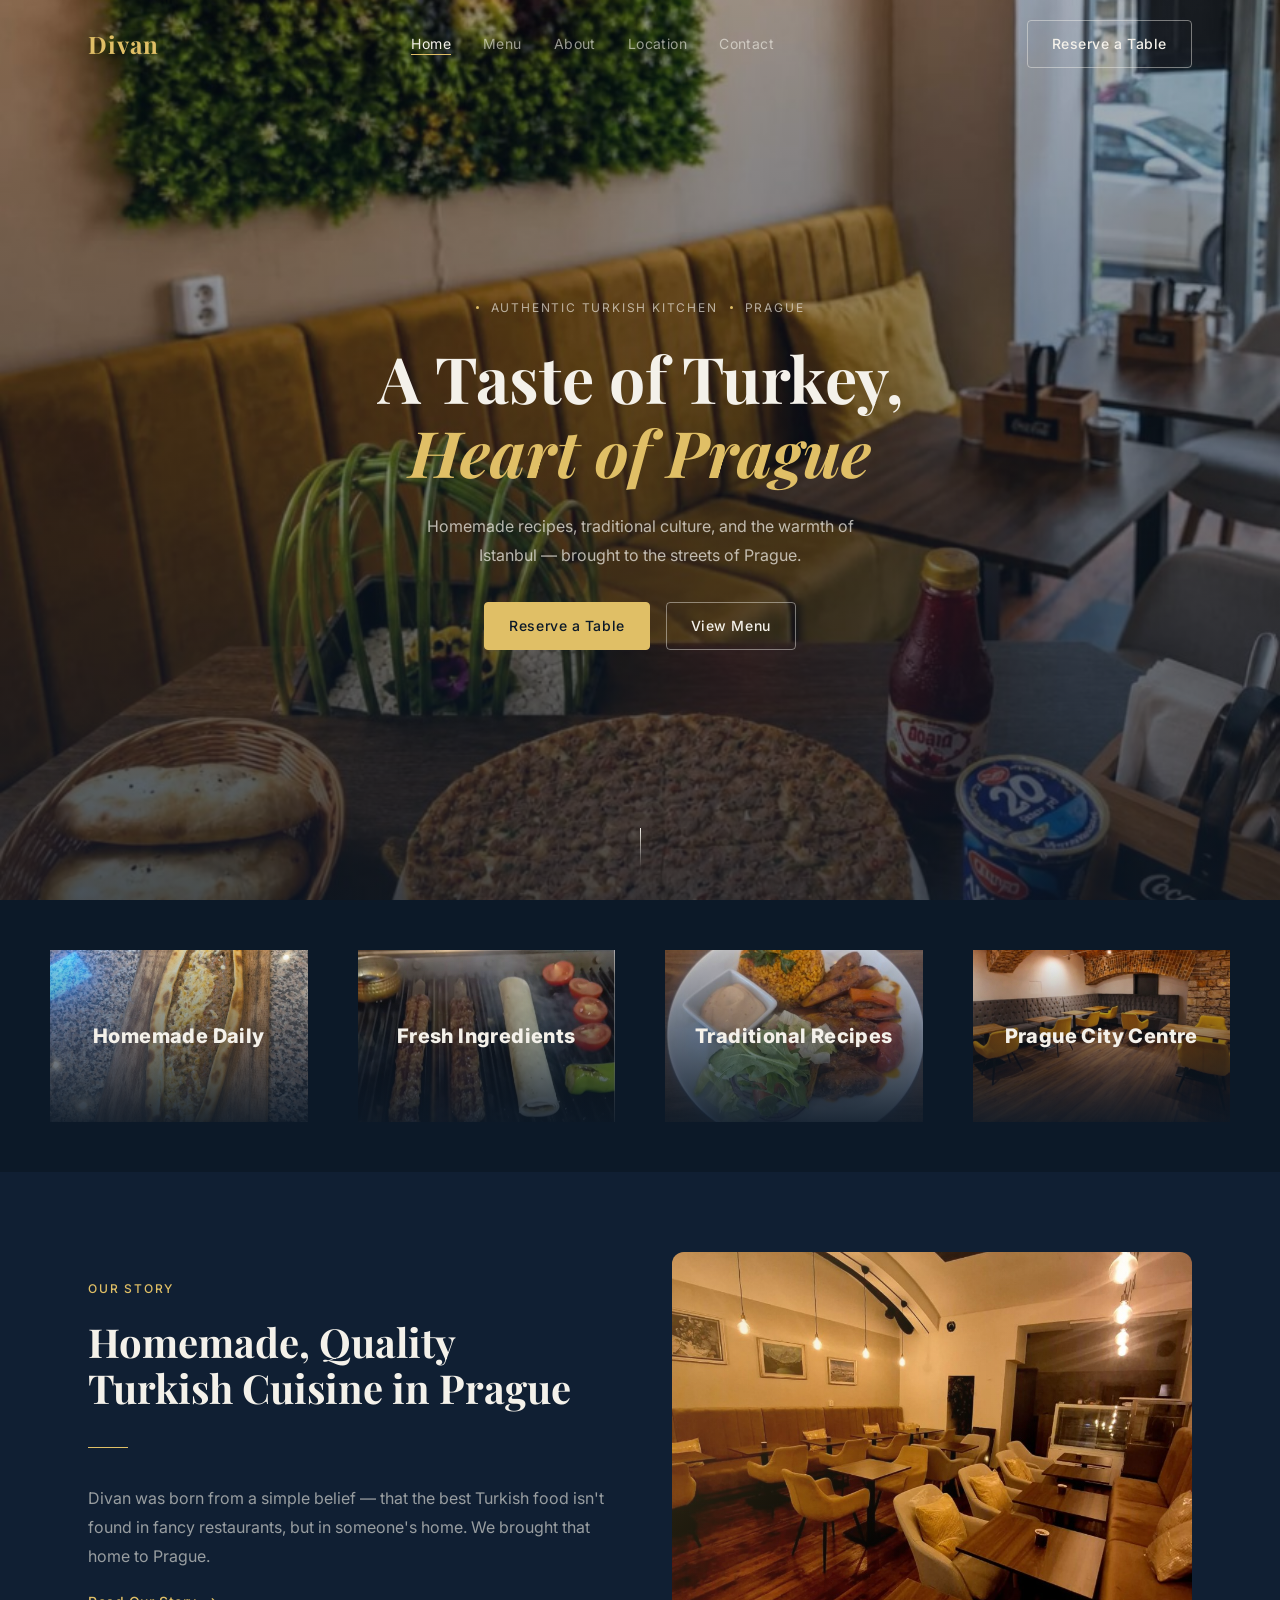
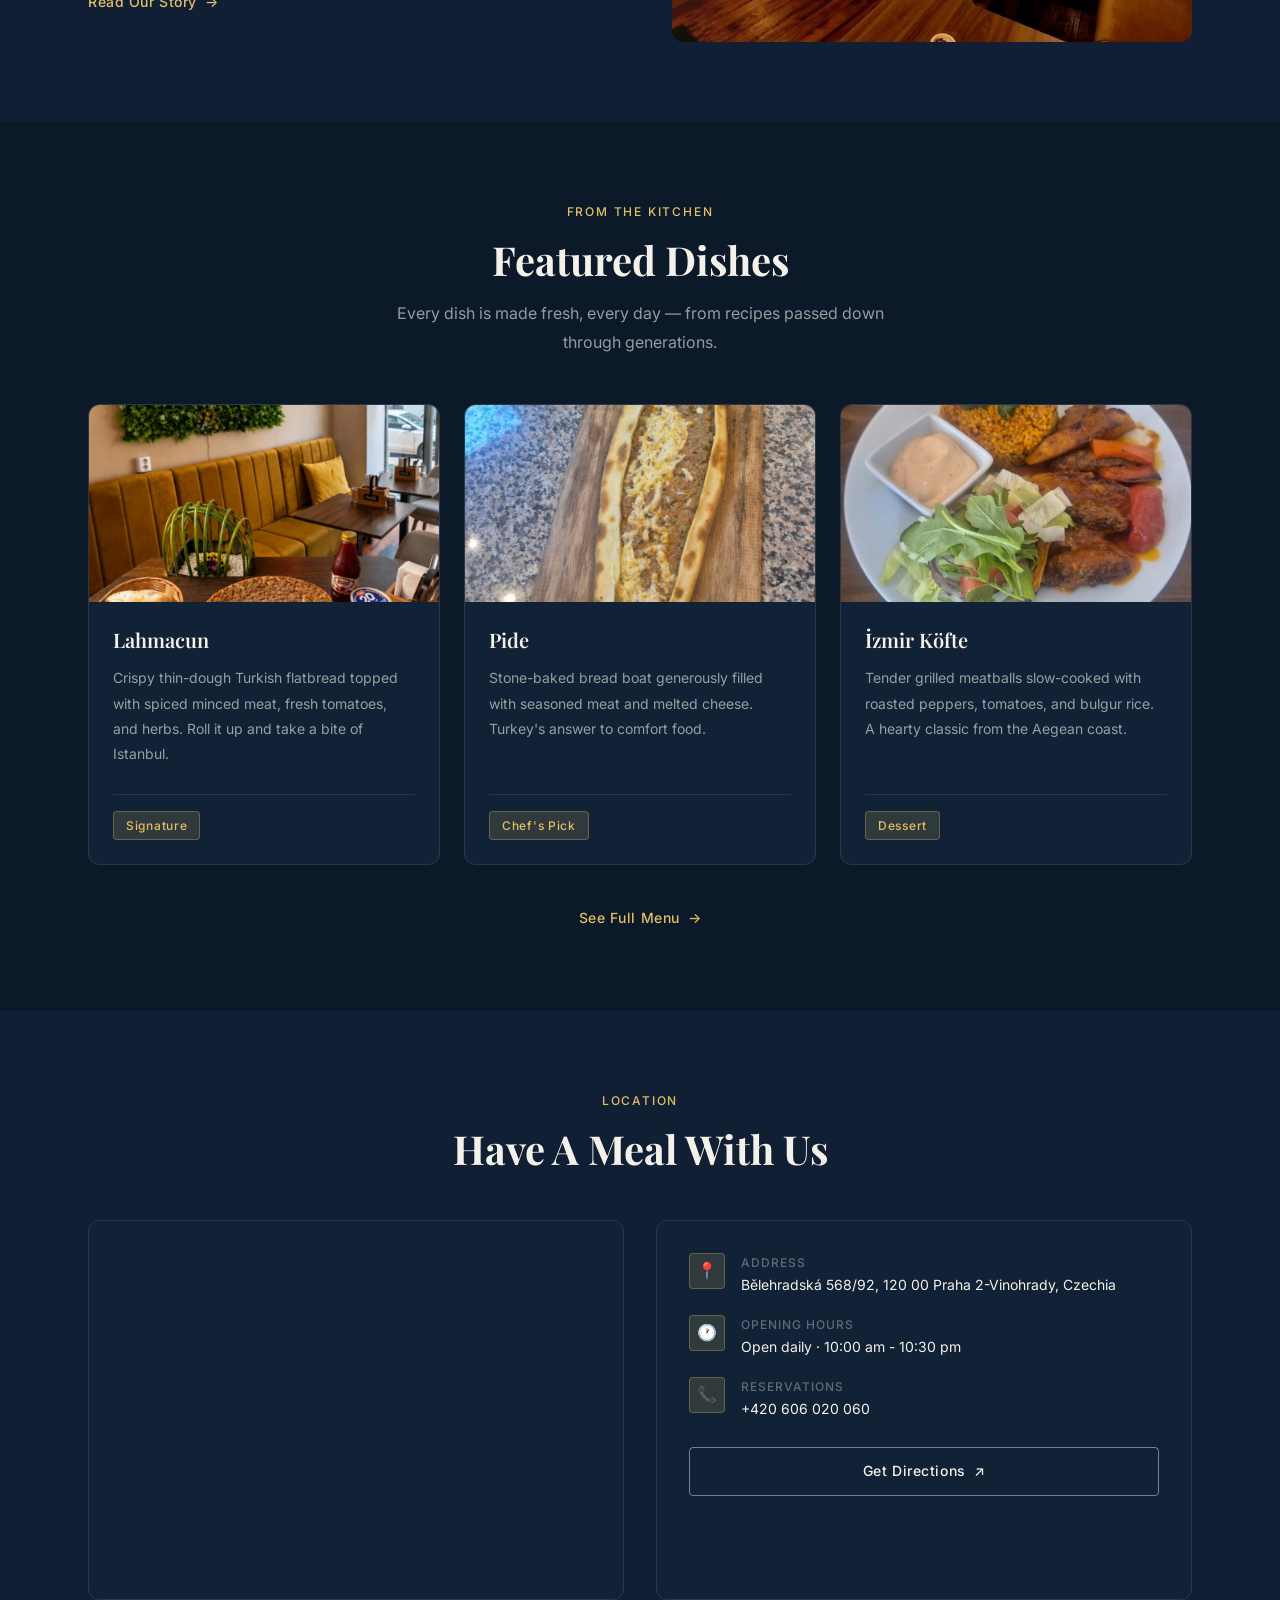
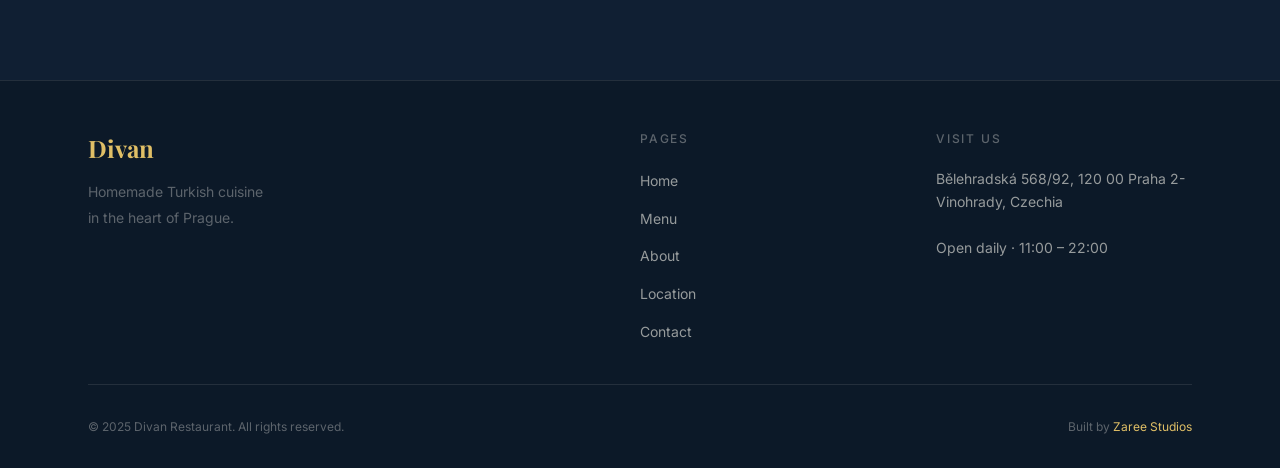
<file: index.html>
<!DOCTYPE html>
<html lang="en">
<head>
  <meta charset="UTF-8" />
  <meta name="viewport" content="width=device-width, initial-scale=1.0" />
  <meta name="description" content="Divan Restaurant — Homemade Turkish cuisine in the heart of Prague. Authentic recipes, fresh ingredients, traditional culture." />

  <title>Divan Restaurant — Authentic Turkish Cuisine in Prague</title>

  <!-- Favicon placeholder — replace with actual favicon -->
  <!-- <link rel="icon" type="image/svg+xml" href="assets/images/favicon.svg" /> -->

  <!-- Shared stylesheet -->
  <link rel="stylesheet" href="assets/css/style.css" />
</head>
<body>

  <!-- ===== NAV ===== -->
  <header class="site-nav" role="banner">
    <div class="container">
      <nav class="site-nav__inner" aria-label="Main navigation">

        <!-- Logo -->
        <a href="index.html" class="site-nav__logo" aria-label="Divan Restaurant — Home">
          <!--
            LOGO: Replace the text below with an <img> once you have the file:
            <img src="assets/images/logo.svg" alt="Divan Restaurant" />
          -->
          <span class="site-nav__logo-text">Divan</span>
        </a>

        <!-- Desktop links -->
        <ul class="site-nav__links" role="list">
          <li><a href="index.html"    class="site-nav__link" aria-current="page">Home</a></li>
          <li><a href="menu.html"     class="site-nav__link">Menu</a></li>
          <li><a href="about.html"    class="site-nav__link">About</a></li>
          <li><a href="index.html#location" class="site-nav__link">Location</a></li>
          <li><a href="contact.html"  class="site-nav__link">Contact</a></li>
        </ul>

        <!-- Desktop CTA -->
        <a href="contact.html" class="btn btn--secondary site-nav__cta">
          Reserve a Table
        </a>

        <!-- Hamburger (mobile only) -->
        <button
          class="site-nav__hamburger"
          aria-label="Open navigation menu"
          aria-expanded="false"
          aria-controls="mobile-drawer"
        >
          <span class="site-nav__hamburger-bar"></span>
          <span class="site-nav__hamburger-bar"></span>
          <span class="site-nav__hamburger-bar"></span>
        </button>

      </nav>
    </div>
  </header>

  <!-- ===== MOBILE DRAWER ===== -->
  <div
    class="nav-backdrop"
    aria-hidden="true"
  ></div>

  <nav
    id="mobile-drawer"
    class="nav-drawer"
    aria-label="Mobile navigation"
  >
    <ul class="nav-drawer__links" role="list">
      <li><a href="index.html"    class="nav-drawer__link" aria-current="page">Home</a></li>
      <li><a href="menu.html"     class="nav-drawer__link">Menu</a></li>
      <li><a href="about.html"    class="nav-drawer__link">About</a></li>
      <li><a href="index.html#location" class="nav-drawer__link">Location</a></li>
      <li><a href="contact.html"  class="nav-drawer__link">Contact</a></li>
    </ul>
    <div class="nav-drawer__cta">
      <a href="contact.html" class="btn btn--primary">Reserve a Table</a>
    </div>
  </nav>

  <!-- ===== MAIN CONTENT ===== -->
  <main id="main-content">

    <!-- ===== HERO ===== -->
    <section class="hero" aria-label="Welcome to Divan Restaurant">

      <!-- Background image -->
      <div class="hero__bg" aria-hidden="true">
        <img
          src="assets/images/divan-hero.jpg"
          alt="The warm, welcoming interior of Divan Restaurant in Prague"
        />
      </div>

      <div class="container">
        <div class="hero__content">

          <p class="hero__eyebrow">
            <span class="hero__eyebrow-dot" aria-hidden="true"></span>
            Authentic Turkish Kitchen
            <span class="hero__eyebrow-dot" aria-hidden="true"></span>
            Prague
          </p>

          <h1 class="hero__title">
            A Taste of Turkey,<br>
            <em>Heart of Prague</em>
          </h1>

          <p class="hero__subtitle">
            Homemade recipes, traditional culture, and the warmth of Istanbul —
            brought to the streets of Prague.
          </p>

          <div class="hero__actions">
            <a href="contact.html" class="btn btn--primary">Reserve a Table</a>
            <a href="menu.html"    class="btn btn--secondary">View Menu</a>
          </div>

        </div>
      </div>

      <!-- Scroll hint -->
      <div class="hero__scroll-hint" aria-hidden="true">
        <div class="hero__scroll-line"></div>
      </div>

    </section>
    <!-- /HERO -->


    <!-- ===== FEATURES STRIP ===== -->
    <section class="features-strip" aria-label="What makes us special">
      <div class="features-strip__grid">

        <div class="features-strip__item">
          <img
            src="assets/images/divan-one-food.jpg"
            alt="Freshly prepared Turkish bread coming out of the oven"
            loading="lazy"
          />
          <span class="features-strip__label">Homemade Daily</span>
        </div>

        <div class="features-strip__item">
          <img
            src="assets/images/divan-four-food.jpg"
            alt="Fresh vegetables and spices used in our kitchen"
            loading="lazy"
          />
          <span class="features-strip__label">Fresh Ingredients</span>
        </div>

        <div class="features-strip__item">
          <img
            src="assets/images/divan-three-food.jpg"
            alt="Traditional Turkish dishes passed down through generations"
            loading="lazy"
          />
          <span class="features-strip__label">Traditional Recipes</span>
        </div>

        <div class="features-strip__item">
          <img
            src="assets/images/divan-six-interior.jpg"
            alt="Our restaurant located in the centre of Prague"
            loading="lazy"
          />
          <span class="features-strip__label">Prague City Centre</span>
        </div>

      </div>
    </section>
    <!-- /FEATURES STRIP -->


    <!-- ===== STORY / ABOUT ===== -->
    <section class="story section" aria-labelledby="story-heading">
      <div class="container">
        <div class="story__grid">

          <!-- Text column -->
          <div class="story__body reveal">
            <p class="eyebrow">Our Story</p>
            <h2 class="section-title" id="story-heading">
              Homemade, Quality<br>Turkish Cuisine in Prague
            </h2>
            <hr class="divider" />
            <p class="story__text">
              Divan was born from a simple belief — that the best Turkish food
              isn't found in fancy restaurants, but in someone's home. We
              brought that home to Prague.
            </p>
            <a href="about.html" class="btn btn--link">
              Read Our Story
              <span aria-hidden="true">→</span>
            </a>
          </div>

          <!-- Image column -->
          <div class="story__image reveal reveal--delay-1">
            <img
              src="assets/images/divan-eight-interior.jpg"
              alt="The cosy brick-walled dining room at Divan Restaurant"
              loading="lazy"
            />
          </div>

        </div>
      </div>
    </section>
    <!-- /STORY -->


    <!-- ===== FEATURED DISHES ===== -->
    <section class="dishes section" aria-labelledby="dishes-heading">
      <div class="container">

        <header class="dishes__header reveal">
          <p class="eyebrow">From the Kitchen</p>
          <h2 class="section-title" id="dishes-heading">Featured Dishes</h2>
          <p class="section-subtitle">
            Every dish is made fresh, every day — from recipes passed down
            through generations.
          </p>
        </header>

        <div class="dishes__grid">

          <!-- Card 1: Lamb Adana -->
          <article class="dish-card reveal reveal--delay-1" aria-label="Lamb Adana">
            <div class="dish-card__image">
              <img
                src="assets/images/divan-hero.jpg"
                alt="Lahmacun — crispy thin-dough Turkish flatbread topped with spiced minced meat, fresh tomatoes, and herbs"
                loading="lazy"
              />
            </div>
            <div class="dish-card__body">
              <h3 class="dish-card__title">Lahmacun</h3>
              <p class="dish-card__description">
                Crispy thin-dough Turkish flatbread topped with spiced minced meat, fresh tomatoes, and herbs. 
                Roll it up and take a bite of Istanbul.
              </p>
              <footer class="dish-card__footer">
                <span class="badge">Signature</span>
              </footer>
            </div>
          </article>

          <!-- Card 2: İskender Kebab -->
          <article class="dish-card reveal reveal--delay-2" aria-label="İskender Kebab">
            <div class="dish-card__image">
              <img
                src="assets/images/divan-one-food.jpg"
                alt="Pide — stone-baked bread boat generously filled with seasoned meat and melted cheese, Turkey's answer to comfort food"
                loading="lazy"
              />
            </div>
            <div class="dish-card__body">
              <h3 class="dish-card__title">Pide</h3>
              <p class="dish-card__description">
                Stone-baked bread boat generously filled with seasoned meat and melted cheese. 
                Turkey's answer to comfort food.
              </p>
              <footer class="dish-card__footer">
                <span class="badge">Chef's Pick</span>
              </footer>
            </div>
          </article>

          <!-- Card 3: Baklava -->
          <article class="dish-card reveal reveal--delay-3" aria-label="Baklava">
            <div class="dish-card__image">
              <img
                src="assets/images/divan-three-food.jpg"
                alt="izmir köfte — tender grilled meatballs slow-cooked with roasted peppers, tomatoes, and bulgur rice. A hearty classic from the Aegean coast."
                loading="lazy"
              />
            </div>
            <div class="dish-card__body">
              <h3 class="dish-card__title">İzmir Köfte</h3>
              <p class="dish-card__description">
                Tender grilled meatballs slow-cooked with roasted peppers, tomatoes, and bulgur rice. 
                A hearty classic from the Aegean coast.
              </p>
              <footer class="dish-card__footer">
                <span class="badge">Dessert</span>
              </footer>
            </div>
          </article>

        </div>

        <!-- See full menu link -->
        <div class="dishes__cta reveal">
          <a href="menu.html" class="btn btn--link">
            See Full Menu
            <span aria-hidden="true">→</span>
          </a>
        </div>

      </div>
    </section>
    <!-- /FEATURED DISHES -->


    <!-- ===== LOCATION PREVIEW ===== -->
    <section class="location section" id="location" aria-labelledby="location-heading">
      <div class="container">

        <header class="location__header reveal">
          <p class="eyebrow">Location</p>
          <h2 class="section-title" id="location-heading">Have A Meal With Us</h2>
        </header>

        <div class="location__grid">

          <!-- Map embed -->
          <div class="location__map reveal">
            <iframe src="https://www.google.com/maps/embed?pb=!1m18!1m12!1m3!1d2560.6831934833017!2d14.430648976414277!3d50.073494471522686!2m3!1f0!2f0!3f0!3m2!1i1024!2i768!4f13.1!3m3!1m2!1s0x470b9552c82cd507%3A0x6086a642e92c99b8!2sDivan%20Restaurant!5e0!3m2!1sen!2s!4v1779005104656!5m2!1sen!2s" 
            width="600" height="450" style="border:0;" allowfullscreen="" loading="lazy" referrerpolicy="no-referrer-when-downgrade">
          </iframe>
          </div>

          <!-- Info panel -->
          <div class="location__info reveal reveal--delay-1">

            <div class="location__info-row">
              <div class="location__info-icon" aria-hidden="true">📍</div>
              <div>
                <p class="location__info-label">Address</p>
                <p class="location__info-value">
                  Bělehradská 568/92, 120 00 Praha 2-Vinohrady, Czechia
                </p>
              </div>
            </div>

            <div class="location__info-row">
              <div class="location__info-icon" aria-hidden="true">🕐</div>
              <div>
                <p class="location__info-label">Opening Hours</p>
                <p class="location__info-value">Open daily · 10:00 am - 10:30 pm</p>
              </div>
            </div>

            <div class="location__info-row">
              <div class="location__info-icon" aria-hidden="true">📞</div>
              <div>
                <p class="location__info-label">Reservations</p>
                <p class="location__info-value">
                  <!-- Replace with real phone number -->
                  <a href="tel:+420606020060" style="color: inherit;">+420 606 020 060</a>
                </p>
              </div>
            </div>

            <div class="location__directions">
              <a
                href="https://www.google.com/maps/place/Divan+Restaurant/@50.0734945,14.430649,17z/data=!3m1!4b1!4m6!3m5!1s0x470b9552c82cd507:0x6086a642e92c99b8!8m2!3d50.0734945!4d14.4332239!16s%2Fg%2F11n43vhf6t?entry=ttu&g_ep=EgoyMDI2MDUxMy4wIKXMDSoASAFQAw%3D%3D"
                target="_blank"
                rel="noopener noreferrer"
                class="btn btn--secondary"
              >
                Get Directions
                <span aria-hidden="true">↗</span>
              </a>
            </div>

          </div>
        </div>

      </div>
    </section>
    <!-- /LOCATION -->

  </main>
  <!-- /MAIN -->


  <!-- ===== FOOTER ===== -->
  <footer class="site-footer" role="contentinfo">
    <div class="container">

      <div class="site-footer__grid">

        <!-- Brand column -->
        <div class="site-footer__brand">
          <p class="site-footer__brand-name">Divan</p>
          <p class="site-footer__brand-tagline">
            Homemade Turkish cuisine<br>in the heart of Prague.
          </p>
        </div>

        <!-- Nav links -->
        <nav aria-label="Footer navigation">
          <p class="site-footer__nav-title">Pages</p>
          <ul class="site-footer__nav-links" role="list">
            <li><a href="index.html"    class="site-footer__nav-link">Home</a></li>
            <li><a href="menu.html"     class="site-footer__nav-link">Menu</a></li>
            <li><a href="about.html"    class="site-footer__nav-link">About</a></li>
            <li><a href="index.html#location" class="site-footer__nav-link">Location</a></li>
            <li><a href="contact.html"  class="site-footer__nav-link">Contact</a></li>
          </ul>
        </nav>

        <!-- Visit column -->
        <div>
          <p class="site-footer__nav-title">Visit Us</p>
          <ul class="site-footer__nav-links" role="list">
            <li style="color: var(--color-text-secondary); font-size: var(--text-sm);">
              Bělehradská 568/92, 120 00 Praha 2-Vinohrady, Czechia
            </li>
            <li style="color: var(--color-text-secondary); font-size: var(--text-sm); margin-top: var(--space-3);">
              Open daily · 11:00 – 22:00
            </li>
          </ul>
        </div>

      </div>

      <div class="site-footer__bottom">
        <p>© 2025 Divan Restaurant. All rights reserved.</p>
        <p class="site-footer__credit">
          Built by <a href="#" target="_blank" rel="noopener">Zaree Studios</a>
        </p>
      </div>

    </div>
  </footer>
  <!-- /FOOTER -->


  <!-- Shared JS (defer — runs after HTML is parsed) -->
  <script src="assets/js/main.js" defer></script>

</body>
</html>
</file>
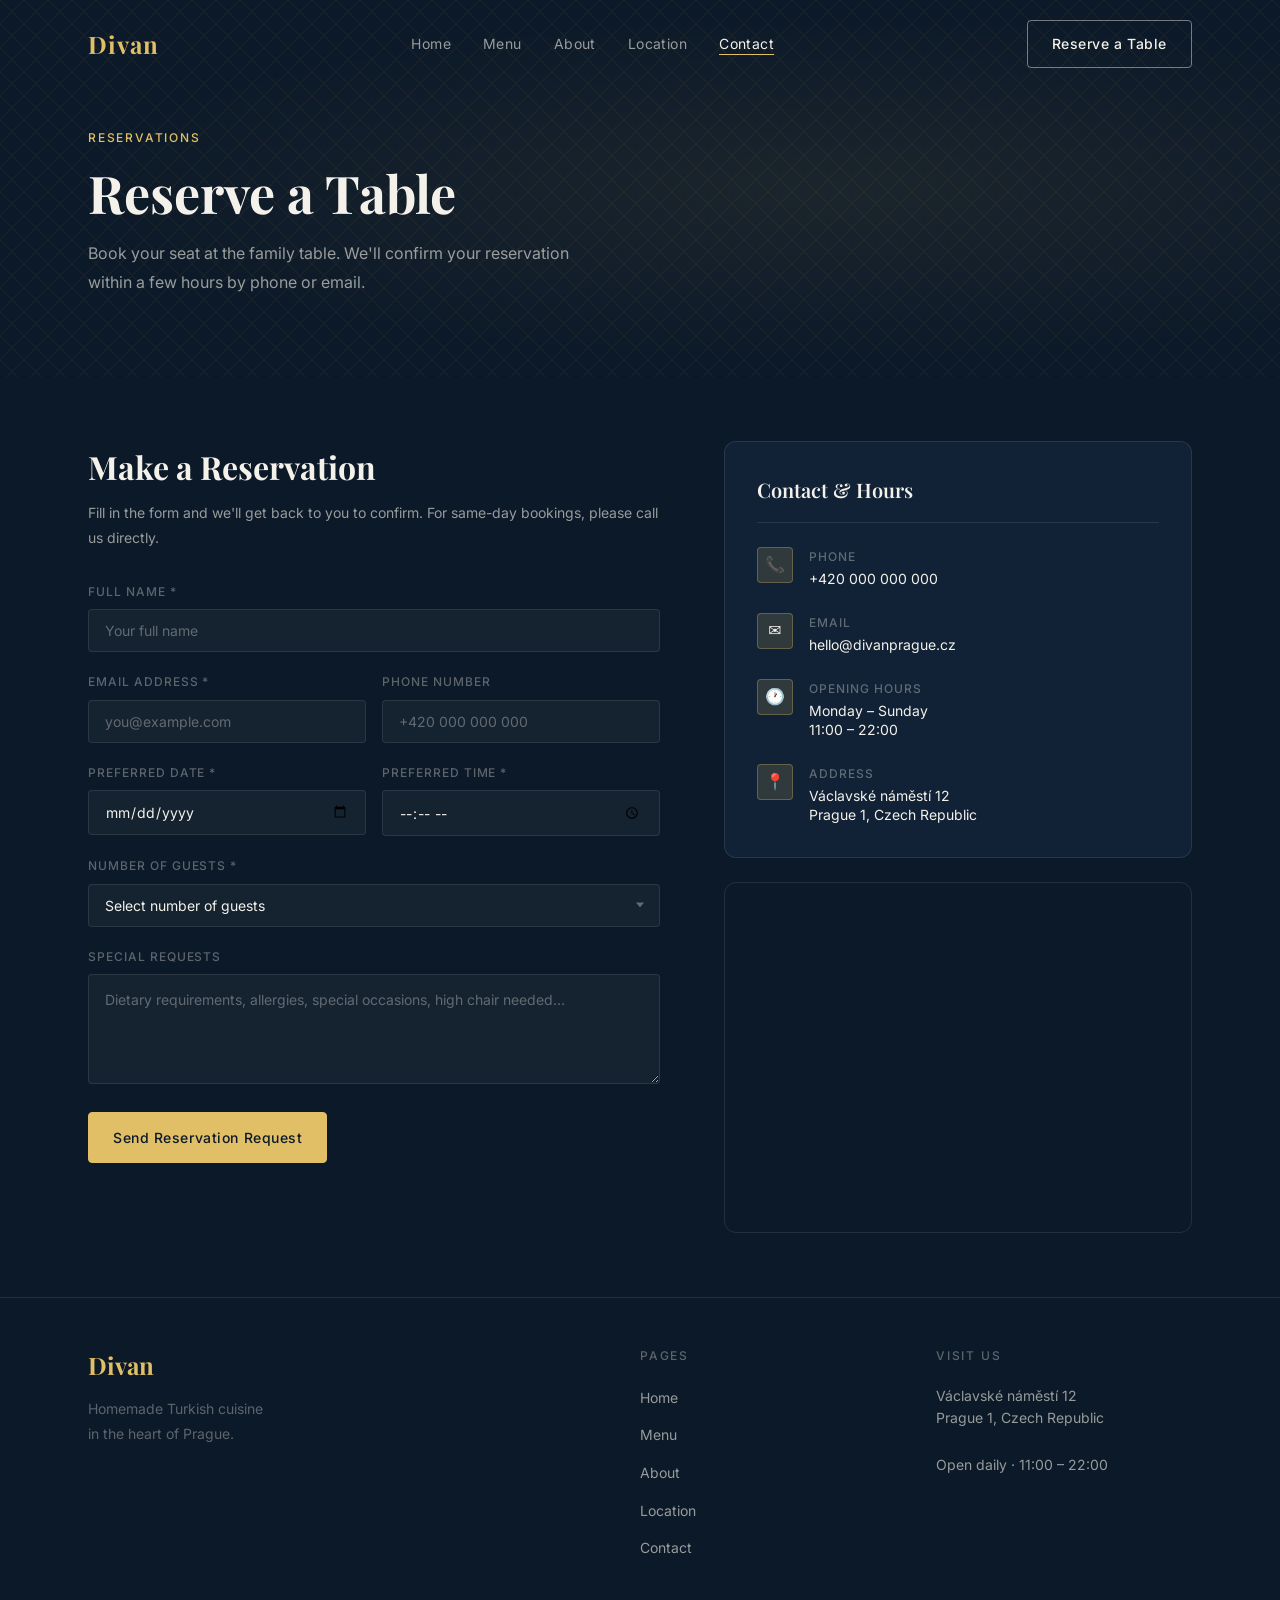
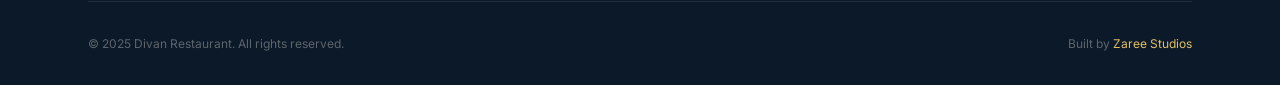
<file: contact.html>
<!DOCTYPE html>
<html lang="en">
<head>
  <meta charset="UTF-8" />
  <meta name="viewport" content="width=device-width, initial-scale=1.0" />
  <meta name="description" content="Reserve a table at Divan Restaurant in Prague. Contact us by phone, email, or fill in the reservation form." />

  <title>Reserve a Table — Divan Restaurant Prague</title>

  <!-- <link rel="icon" type="image/svg+xml" href="assets/images/favicon.svg" /> -->

  <link rel="stylesheet" href="assets/css/style.css" />
</head>
<body>

  <!-- ===== NAV ===== -->
  <header class="site-nav" role="banner">
    <div class="container">
      <nav class="site-nav__inner" aria-label="Main navigation">

        <a href="index.html" class="site-nav__logo" aria-label="Divan Restaurant — Home">
          <span class="site-nav__logo-text">Divan</span>
        </a>

        <ul class="site-nav__links" role="list">
          <li><a href="index.html"    class="site-nav__link">Home</a></li>
          <li><a href="menu.html"     class="site-nav__link">Menu</a></li>
          <li><a href="about.html"    class="site-nav__link">About</a></li>
          <li><a href="index.html#location" class="site-nav__link">Location</a></li>
          <li><a href="contact.html"  class="site-nav__link" aria-current="page">Contact</a></li>
        </ul>

        <a href="contact.html" class="btn btn--secondary site-nav__cta" aria-current="page">
          Reserve a Table
        </a>

        <button
          class="site-nav__hamburger"
          aria-label="Open navigation menu"
          aria-expanded="false"
          aria-controls="mobile-drawer"
        >
          <span class="site-nav__hamburger-bar"></span>
          <span class="site-nav__hamburger-bar"></span>
          <span class="site-nav__hamburger-bar"></span>
        </button>

      </nav>
    </div>
  </header>

  <!-- ===== MOBILE DRAWER ===== -->
  <div class="nav-backdrop" aria-hidden="true"></div>

  <nav id="mobile-drawer" class="nav-drawer" aria-label="Mobile navigation">
    <ul class="nav-drawer__links" role="list">
      <li><a href="index.html"    class="nav-drawer__link">Home</a></li>
      <li><a href="menu.html"     class="nav-drawer__link">Menu</a></li>
      <li><a href="about.html"    class="nav-drawer__link">About</a></li>
      <li><a href="index.html#location" class="nav-drawer__link">Location</a></li>
      <li><a href="contact.html"  class="nav-drawer__link" aria-current="page">Contact</a></li>
    </ul>
    <div class="nav-drawer__cta">
      <a href="contact.html" class="btn btn--primary">Reserve a Table</a>
    </div>
  </nav>


  <!-- ===== MAIN ===== -->
  <main id="main-content">

    <!-- ===== PAGE HERO ===== -->
    <section class="page-hero" aria-labelledby="contact-hero-heading">
      <div class="container">
        <div class="page-hero__content">
          <p class="eyebrow">Reservations</p>
          <h1 class="page-hero__title" id="contact-hero-heading">
            Reserve a Table
          </h1>
          <p class="page-hero__description">
            Book your seat at the family table. We'll confirm your reservation
            within a few hours by phone or email.
          </p>
        </div>
      </div>
    </section>
    <!-- /PAGE HERO -->


    <!-- ===== CONTACT BODY ===== -->
    <section class="contact-body" aria-labelledby="contact-hero-heading">
      <div class="container">
        <div class="contact-body__grid">

          <!-- ── RESERVATION FORM ── -->
          <div class="reveal">
            <h2 class="reservation-form__title">Make a Reservation</h2>
            <p style="font-size: var(--text-sm); color: var(--color-text-secondary); margin-bottom: var(--space-8); line-height: var(--leading-loose);">
              Fill in the form and we'll get back to you to confirm.
              For same-day bookings, please call us directly.
            </p>

            <!--
              FORM NOTE: This is a static site, so the form submits to Formspree
              (or any similar service). Replace the action URL with your own endpoint.

              Formspree setup:
              1. Go to https://formspree.io and create a free account
              2. Create a new form — you'll get a URL like:
                 https://formspree.io/f/YOUR_FORM_ID
              3. Replace the action below with that URL

              Alternatively, use Netlify Forms, Web3Forms, etc.
              The form will work as-is for testing (the submit button shows a
              success message via JS without actually sending).
            -->
            <form
              class="reservation-form"
              id="reservation-form"
              action="https://formspree.io/f/YOUR_FORM_ID"
              method="POST"
              novalidate
            >

              <!-- Full name -->
              <div class="form-group">
                <label class="form-label" for="full-name">Full Name *</label>
                <input
                  class="form-input"
                  type="text"
                  id="full-name"
                  name="full_name"
                  placeholder="Your full name"
                  autocomplete="name"
                  required
                />
              </div>

              <!-- Email + Phone -->
              <div class="form-group form-group--row">
                <div class="form-group">
                  <label class="form-label" for="email">Email Address *</label>
                  <input
                    class="form-input"
                    type="email"
                    id="email"
                    name="email"
                    placeholder="you@example.com"
                    autocomplete="email"
                    required
                  />
                </div>
                <div class="form-group">
                  <label class="form-label" for="phone">Phone Number</label>
                  <input
                    class="form-input"
                    type="tel"
                    id="phone"
                    name="phone"
                    placeholder="+420 000 000 000"
                    autocomplete="tel"
                  />
                </div>
              </div>

              <!-- Date + Time -->
              <div class="form-group form-group--row">
                <div class="form-group">
                  <label class="form-label" for="date">Preferred Date *</label>
                  <input
                    class="form-input"
                    type="date"
                    id="date"
                    name="date"
                    required
                  />
                </div>
                <div class="form-group">
                  <label class="form-label" for="time">Preferred Time *</label>
                  <input
                    class="form-input"
                    type="time"
                    id="time"
                    name="time"
                    min="11:00"
                    max="21:30"
                    required
                  />
                </div>
              </div>

              <!-- Guests -->
              <div class="form-group">
                <label class="form-label" for="guests">Number of Guests *</label>
                <div class="form-select-wrapper">
                  <select
                    class="form-select form-input"
                    id="guests"
                    name="guests"
                    required
                  >
                    <option value="" disabled selected>Select number of guests</option>
                    <option value="1">1 guest</option>
                    <option value="2">2 guests</option>
                    <option value="3">3 guests</option>
                    <option value="4">4 guests</option>
                    <option value="5">5 guests</option>
                    <option value="6">6 guests</option>
                    <option value="7+">7 or more — please call us</option>
                  </select>
                </div>
              </div>

              <!-- Special requests -->
              <div class="form-group">
                <label class="form-label" for="requests">Special Requests</label>
                <textarea
                  class="form-textarea"
                  id="requests"
                  name="requests"
                  placeholder="Dietary requirements, allergies, special occasions, high chair needed…"
                ></textarea>
              </div>

              <!-- Feedback messages -->
              <div
                class="form-message form-message--success"
                id="form-success"
                role="alert"
                aria-live="polite"
              >
                ✓ Thank you! Your reservation request has been sent. We'll confirm within a few hours.
              </div>

              <div
                class="form-message form-message--error"
                id="form-error"
                role="alert"
                aria-live="polite"
              >
                Something went wrong. Please try again or call us directly.
              </div>

              <!-- Submit -->
              <div class="form-submit">
                <button type="submit" class="btn btn--primary" id="form-submit-btn">
                  Send Reservation Request
                </button>
              </div>

            </form>
          </div>
          <!-- /FORM -->


          <!-- ── SIDEBAR ── -->
          <aside class="contact-sidebar reveal reveal--delay-1" aria-label="Contact information">

            <!-- Contact details card -->
            <div class="contact-info-card">
              <h2 class="contact-info-card__title">Contact &amp; Hours</h2>

              <div class="contact-detail">
                <div class="contact-detail__icon" aria-hidden="true">📞</div>
                <div>
                  <p class="contact-detail__label">Phone</p>
                  <p class="contact-detail__value">
                    <!-- Replace with real phone number -->
                    <a href="tel:+420000000000">+420 000 000 000</a>
                  </p>
                </div>
              </div>

              <div class="contact-detail">
                <div class="contact-detail__icon" aria-hidden="true">✉️</div>
                <div>
                  <p class="contact-detail__label">Email</p>
                  <p class="contact-detail__value">
                    <!-- Replace with real email address -->
                    <a href="mailto:hello@divanprague.cz">hello@divanprague.cz</a>
                  </p>
                </div>
              </div>

              <div class="contact-detail">
                <div class="contact-detail__icon" aria-hidden="true">🕐</div>
                <div>
                  <p class="contact-detail__label">Opening Hours</p>
                  <p class="contact-detail__value">
                    Monday – Sunday<br>11:00 – 22:00
                  </p>
                </div>
              </div>

              <div class="contact-detail">
                <div class="contact-detail__icon" aria-hidden="true">📍</div>
                <div>
                  <p class="contact-detail__label">Address</p>
                  <p class="contact-detail__value">
                    Václavské náměstí 12<br>Prague 1, Czech Republic
                  </p>
                </div>
              </div>

            </div>
            <!-- /CONTACT DETAILS CARD -->

            <!-- Map -->
            <div class="contact-map">
              <!--
                MAP: Same embed as homepage. Replace the src with your exact
                Google Maps embed URL for the real address.
              -->
              <iframe
                title="Divan Restaurant on Google Maps"
                src="https://www.google.com/maps/embed?pb=!1m18!1m12!1m3!1d2560.172!2d14.4241!3d50.0808!2m3!1f0!2f0!3f0!3m2!1i1024!2i768!4f13.1!3m3!1m2!1s0x0%3A0x0!2zVsOhY2xhdnNrw6kgbsOhbcSbc3TDrSAxMiwgUHJhZ3VlIDE!5e0!3m2!1sen!2scz!4v1"
                loading="lazy"
                allowfullscreen
                referrerpolicy="no-referrer-when-downgrade"
              ></iframe>
            </div>

          </aside>
          <!-- /SIDEBAR -->

        </div>
      </div>
    </section>
    <!-- /CONTACT BODY -->

  </main>


  <!-- ===== FOOTER ===== -->
  <footer class="site-footer" role="contentinfo">
    <div class="container">

      <div class="site-footer__grid">

        <div class="site-footer__brand">
          <p class="site-footer__brand-name">Divan</p>
          <p class="site-footer__brand-tagline">
            Homemade Turkish cuisine<br>in the heart of Prague.
          </p>
        </div>

        <nav aria-label="Footer navigation">
          <p class="site-footer__nav-title">Pages</p>
          <ul class="site-footer__nav-links" role="list">
            <li><a href="index.html"    class="site-footer__nav-link">Home</a></li>
            <li><a href="menu.html"     class="site-footer__nav-link">Menu</a></li>
            <li><a href="about.html"    class="site-footer__nav-link">About</a></li>
            <li><a href="index.html#location" class="site-footer__nav-link">Location</a></li>
            <li><a href="contact.html"  class="site-footer__nav-link">Contact</a></li>
          </ul>
        </nav>

        <div>
          <p class="site-footer__nav-title">Visit Us</p>
          <ul class="site-footer__nav-links" role="list">
            <li style="color: var(--color-text-secondary); font-size: var(--text-sm);">
              Václavské náměstí 12<br>Prague 1, Czech Republic
            </li>
            <li style="color: var(--color-text-secondary); font-size: var(--text-sm); margin-top: var(--space-3);">
              Open daily · 11:00 – 22:00
            </li>
          </ul>
        </div>

      </div>

      <div class="site-footer__bottom">
        <p>© 2025 Divan Restaurant. All rights reserved.</p>
        <p class="site-footer__credit">
          Built by <a href="#" target="_blank" rel="noopener">Zaree Studios</a>
        </p>
      </div>

    </div>
  </footer>

  <script src="assets/js/main.js" defer></script>

  <!--
    CONTACT PAGE — Form validation & submission handling.
    Page-specific, kept inline so main.js stays generic.
  -->
  <script>
  (function () {
    'use strict';

    const initReservationForm = () => {
      const form       = document.getElementById('reservation-form');
      const submitBtn  = document.getElementById('form-submit-btn');
      const successMsg = document.getElementById('form-success');
      const errorMsg   = document.getElementById('form-error');
      if (!form) return;

      // Set minimum date to today
      const dateInput = document.getElementById('date');
      if (dateInput) {
        const today = new Date().toISOString().split('T')[0];
        dateInput.setAttribute('min', today);
      }

      const showMessage = (el) => {
        successMsg.classList.remove('is-visible');
        errorMsg.classList.remove('is-visible');
        el.classList.add('is-visible');
        el.scrollIntoView({ behavior: 'smooth', block: 'nearest' });
      };

      const setLoading = (isLoading) => {
        submitBtn.disabled = isLoading;
        submitBtn.textContent = isLoading
          ? 'Sending…'
          : 'Send Reservation Request';
      };

      form.addEventListener('submit', async (e) => {
        e.preventDefault();

        // Basic HTML5 validation check
        if (!form.checkValidity()) {
          form.reportValidity();
          return;
        }

        setLoading(true);

        /*
          If you've set up Formspree (or similar), this fetch will
          send the form data to your endpoint.
          If the action is still the placeholder, it will fail gracefully
          and show the error message.
        */
        try {
          const response = await fetch(form.action, {
            method: 'POST',
            body: new FormData(form),
            headers: { 'Accept': 'application/json' }
          });

          if (response.ok) {
            form.reset();
            showMessage(successMsg);
          } else {
            showMessage(errorMsg);
          }
        } catch {
          showMessage(errorMsg);
        } finally {
          setLoading(false);
        }
      });
    };

    document.addEventListener('DOMContentLoaded', initReservationForm);
  })();
  </script>

</body>
</html>
</file>
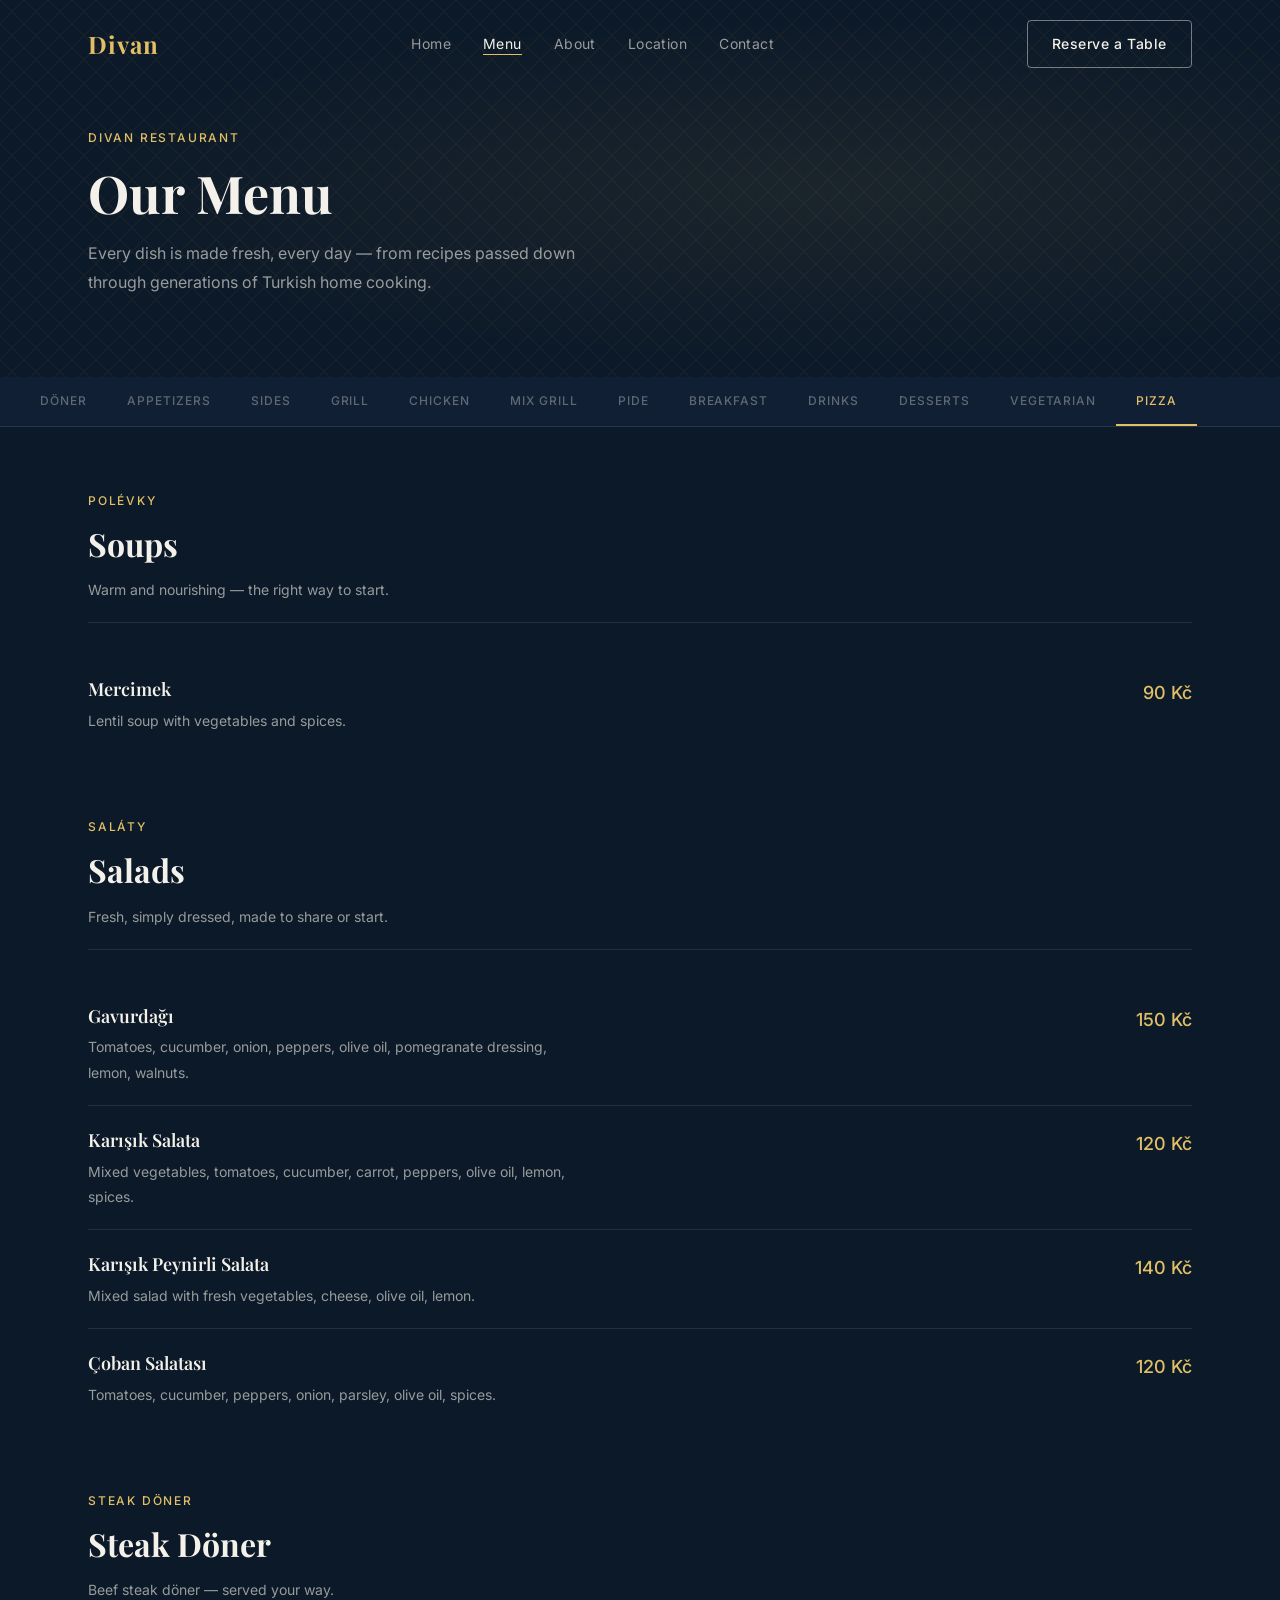
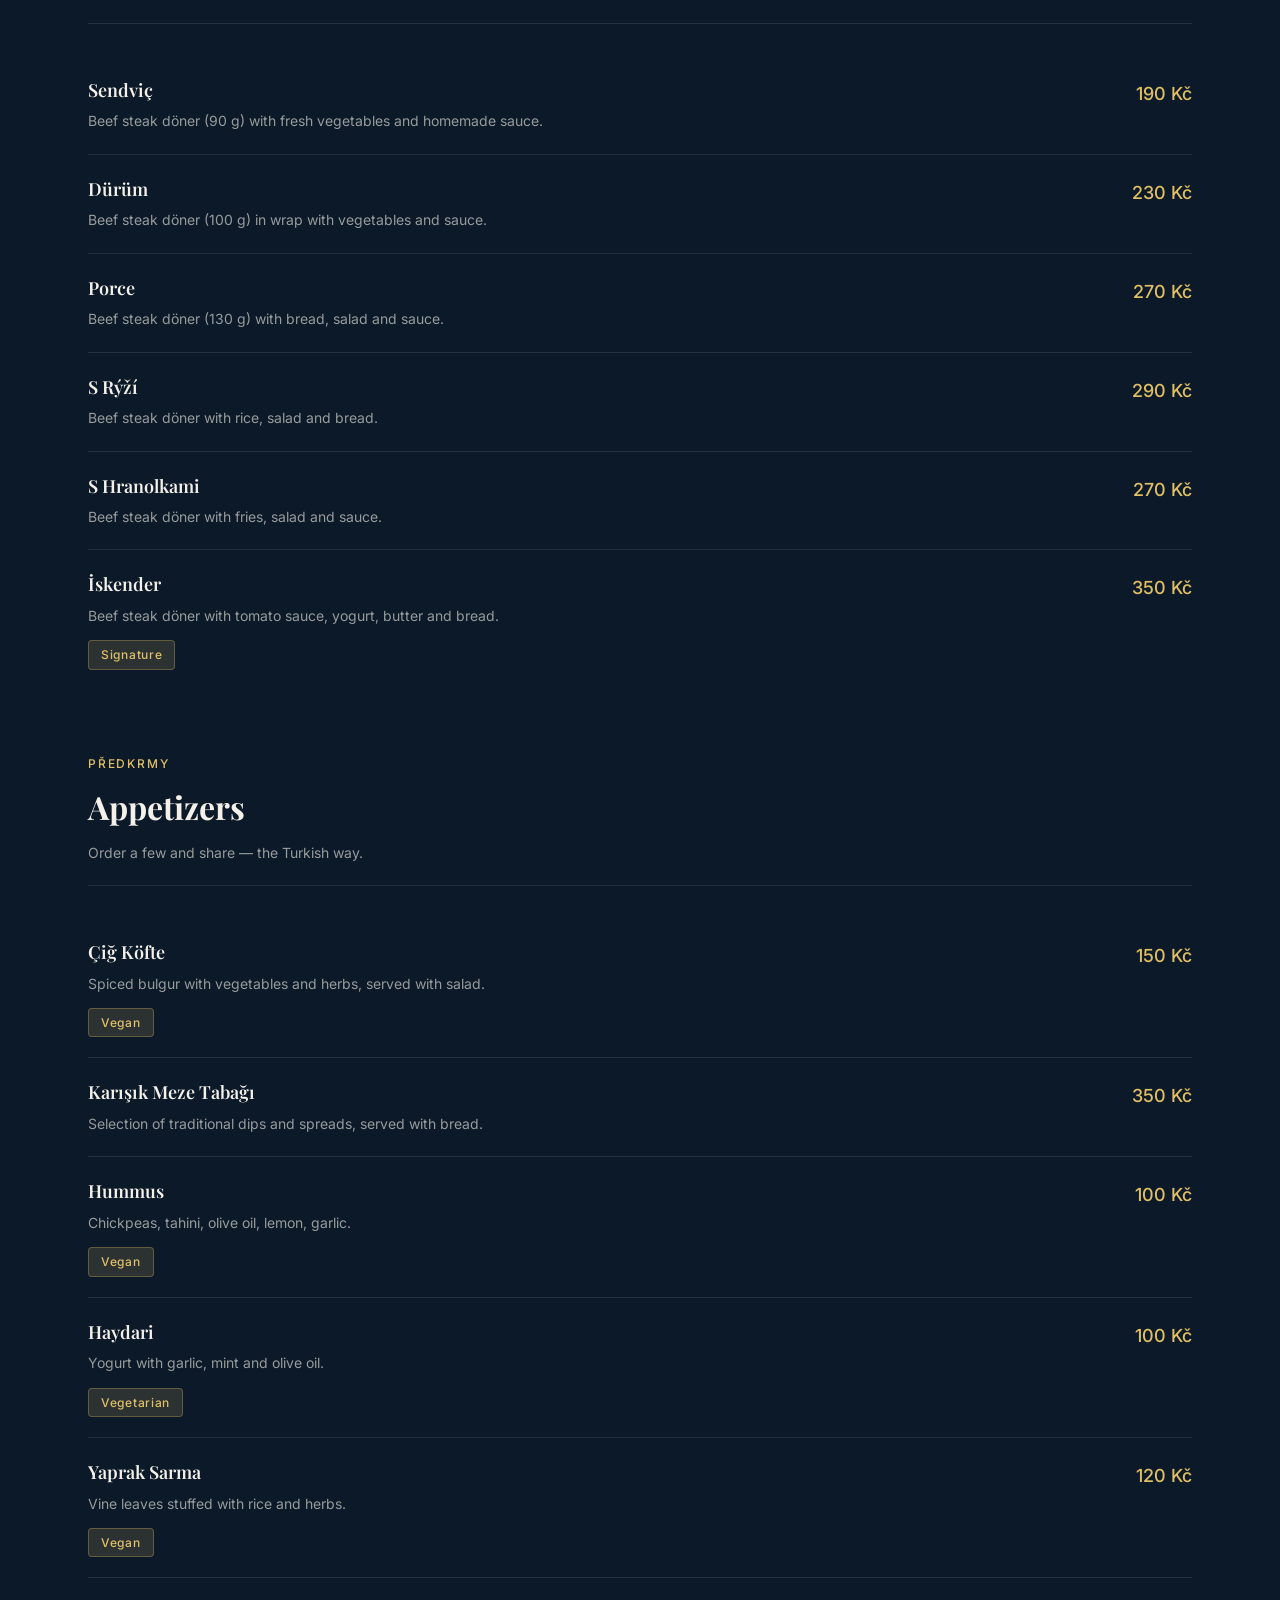
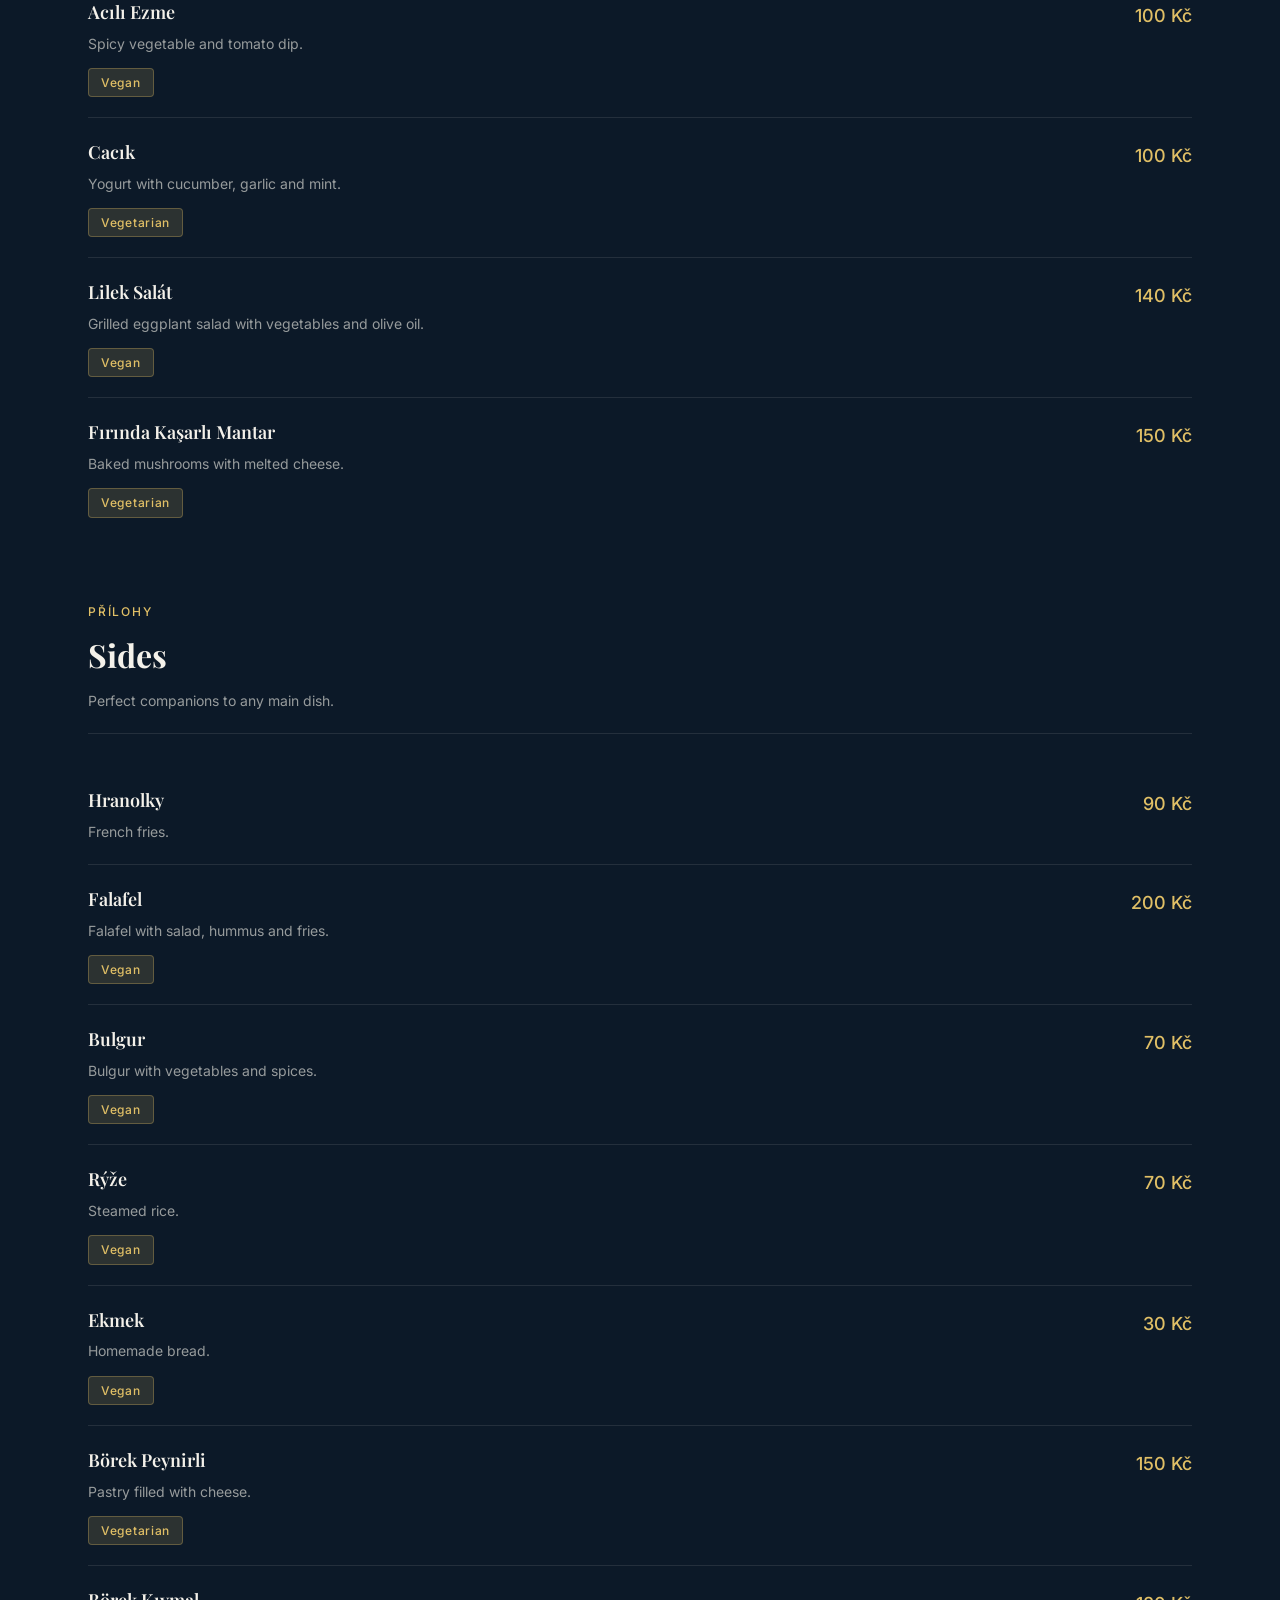
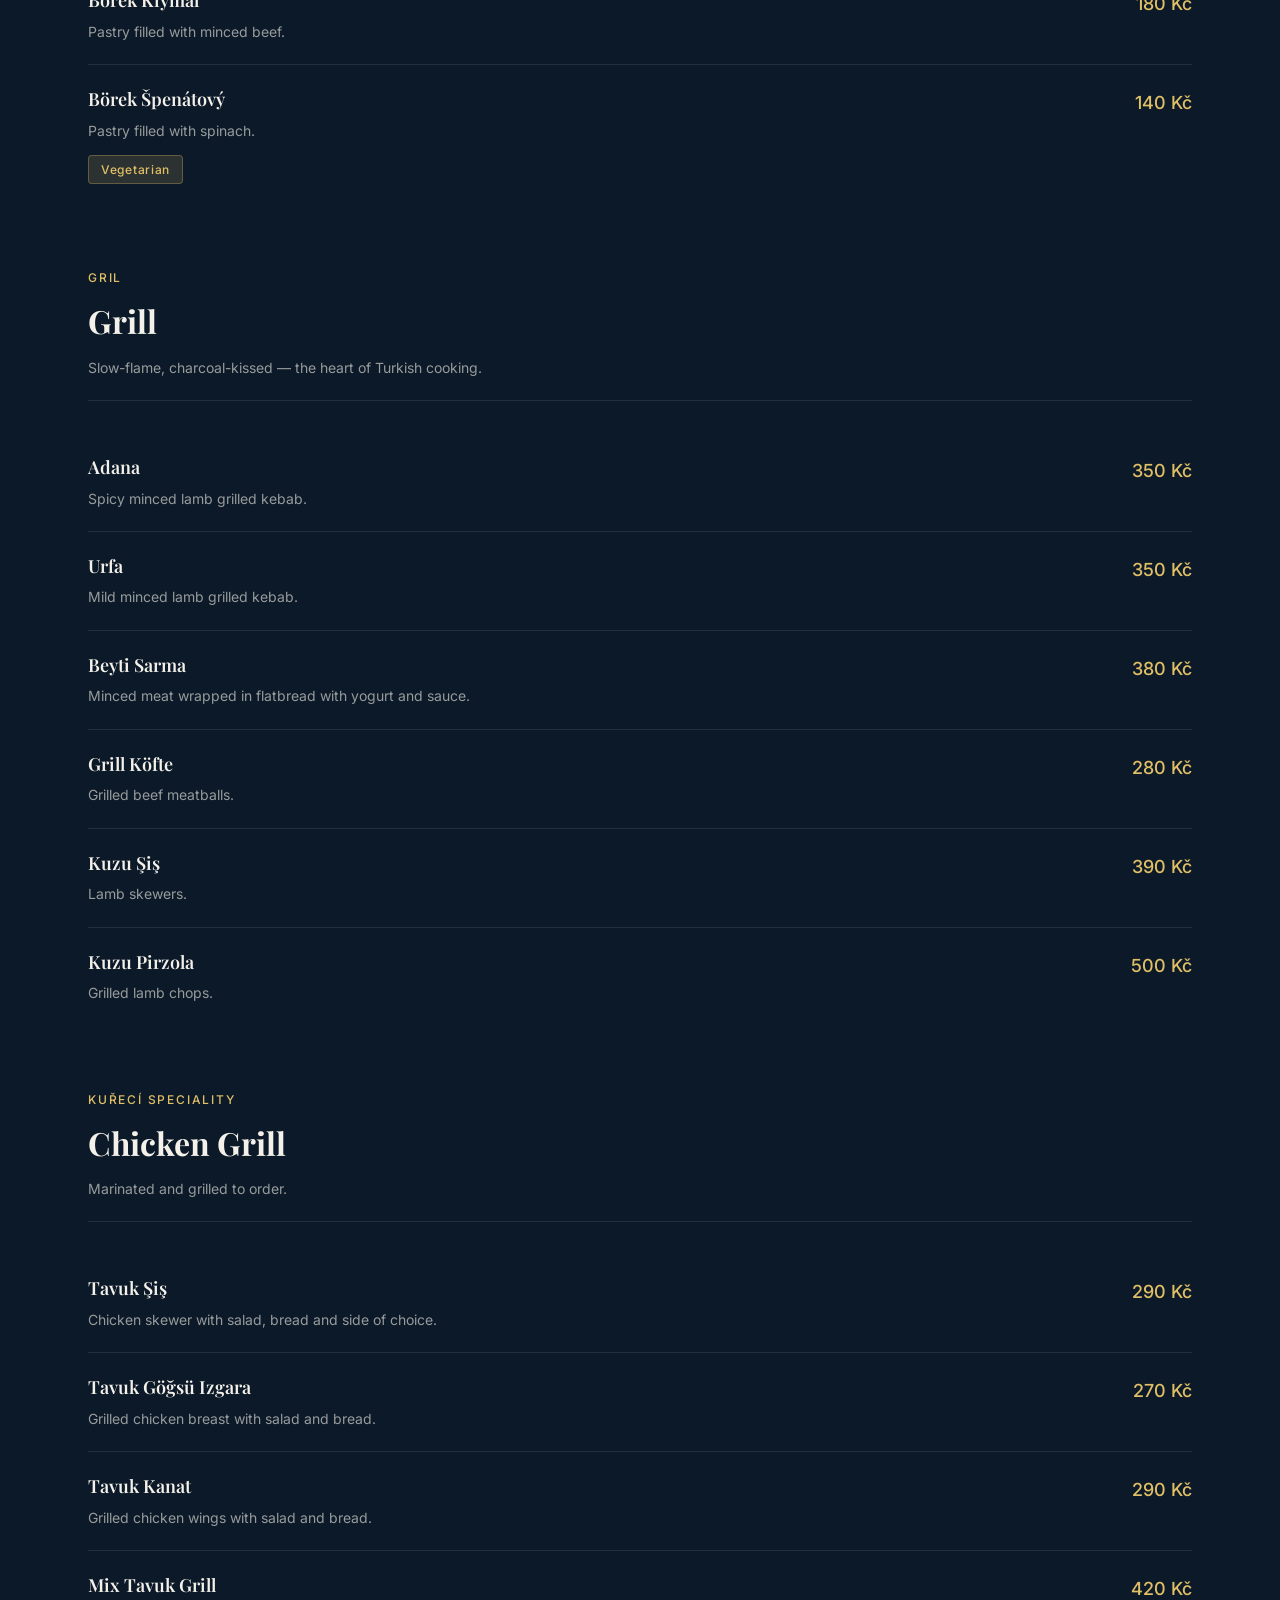
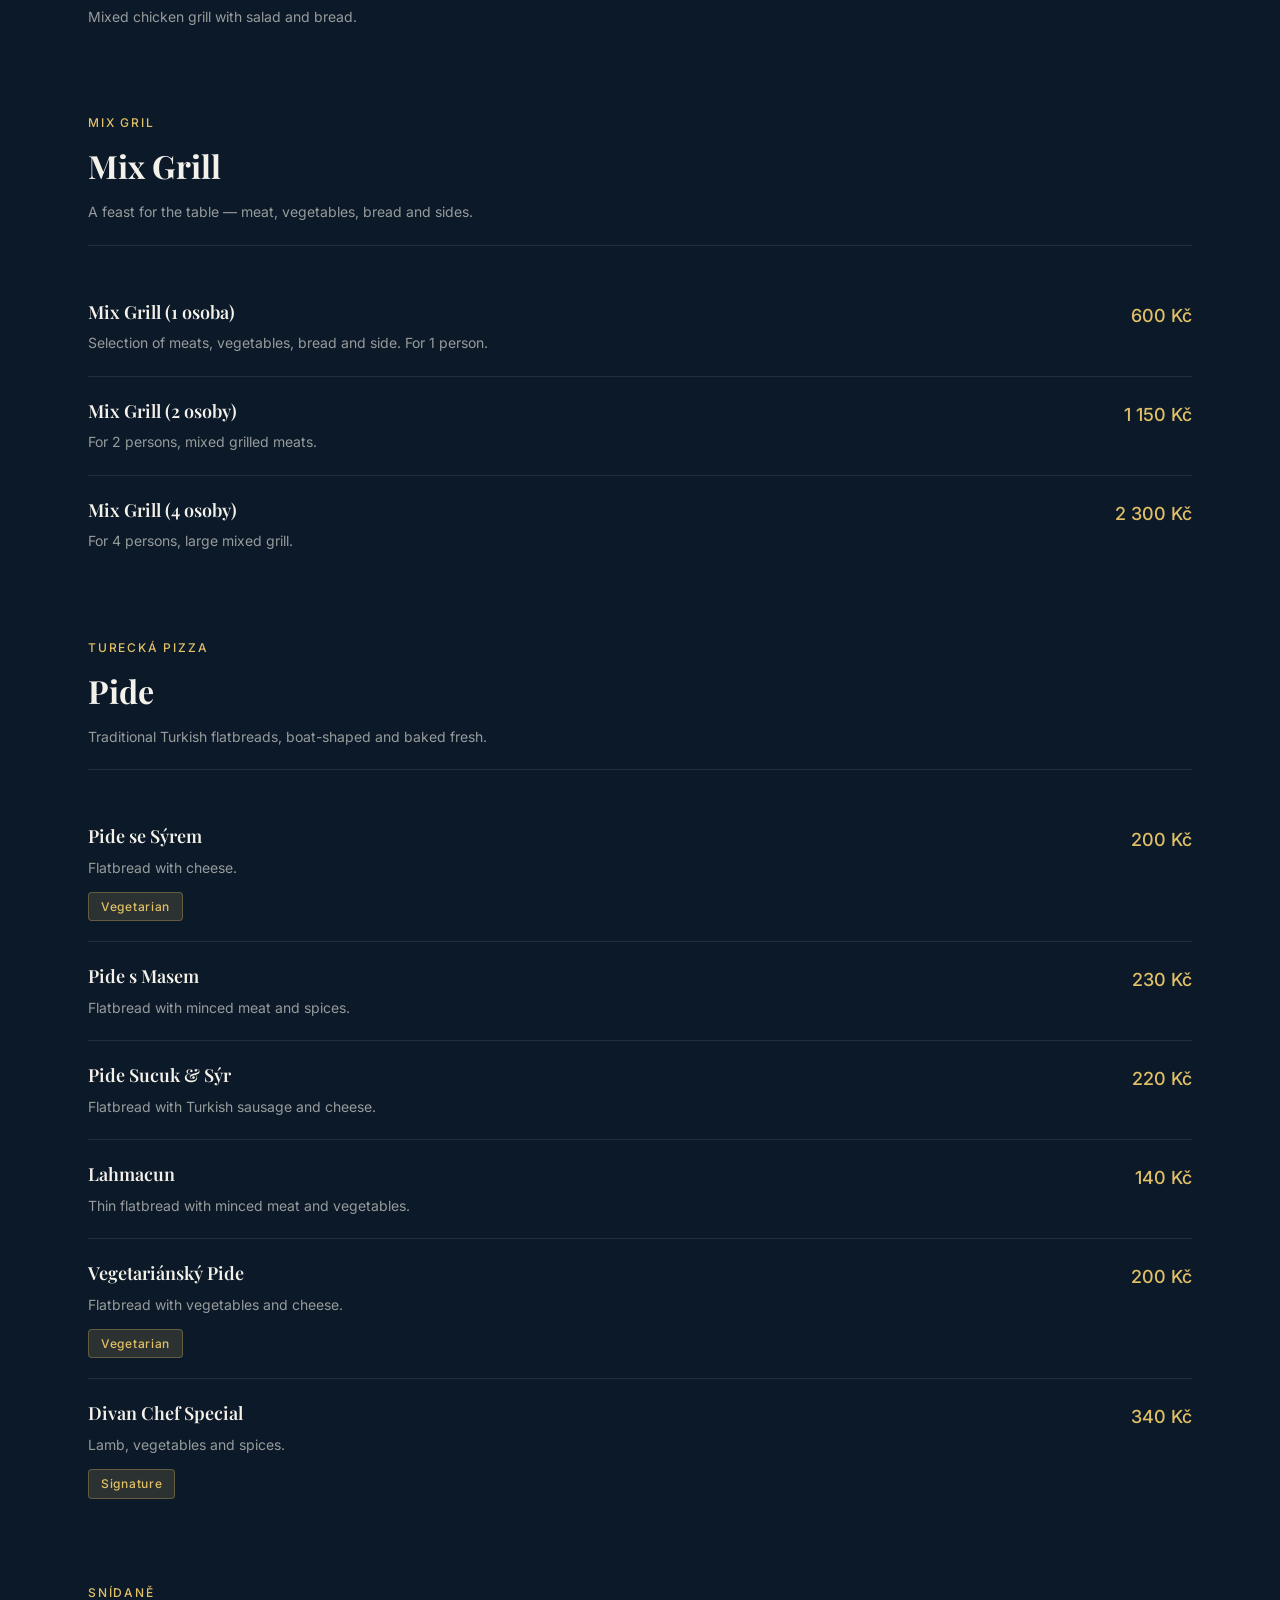
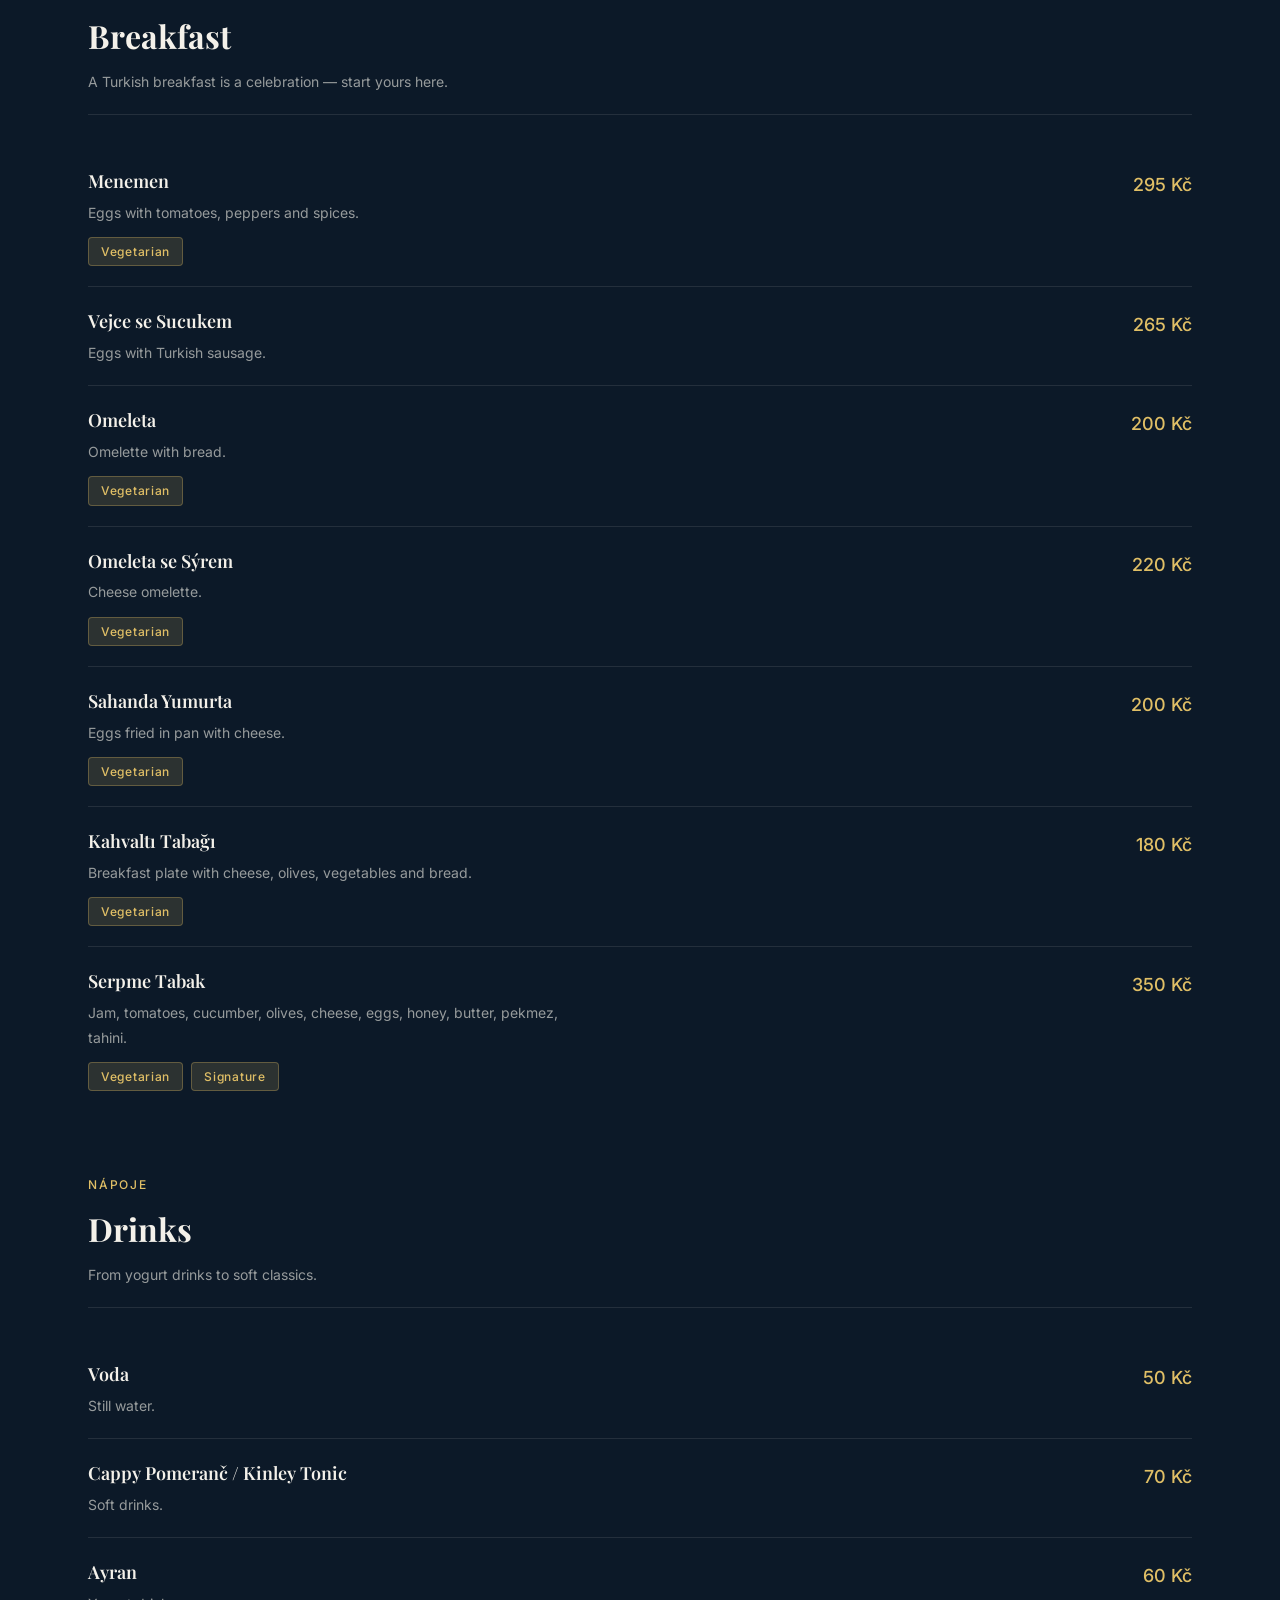
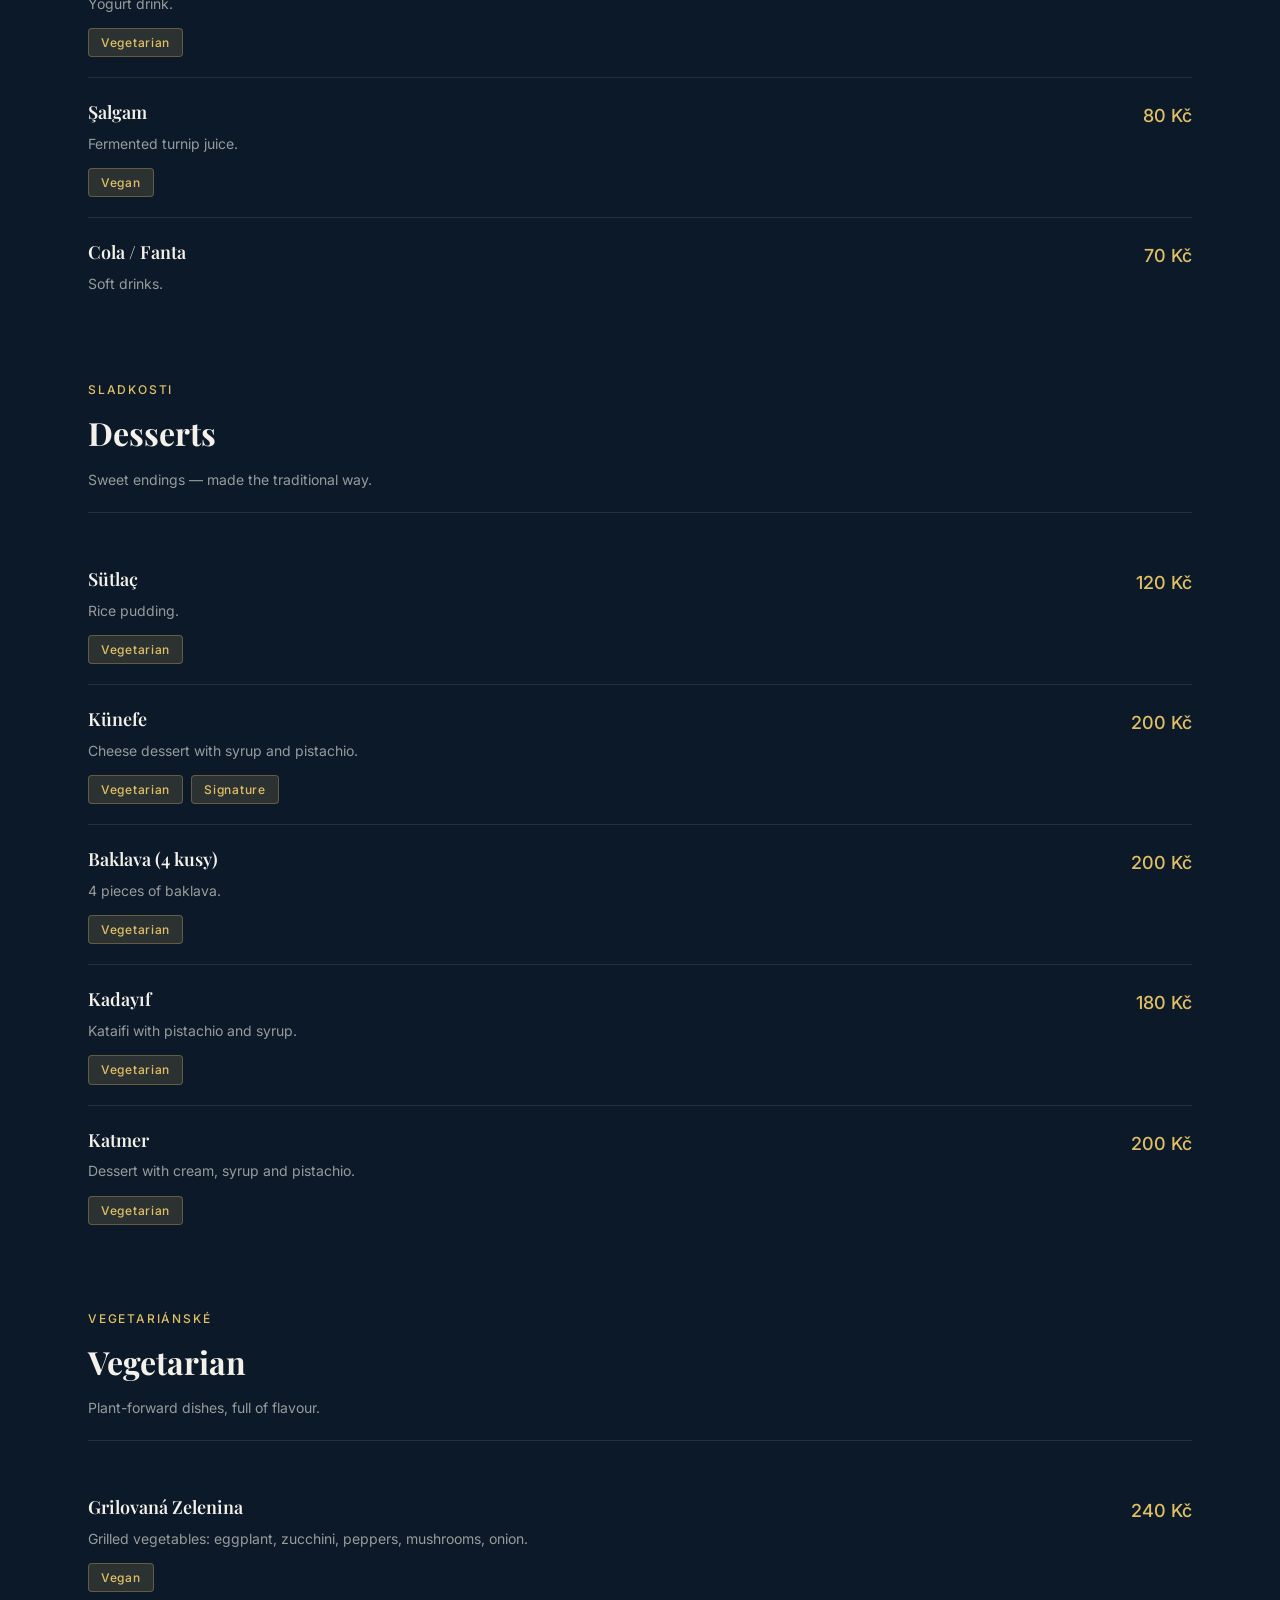
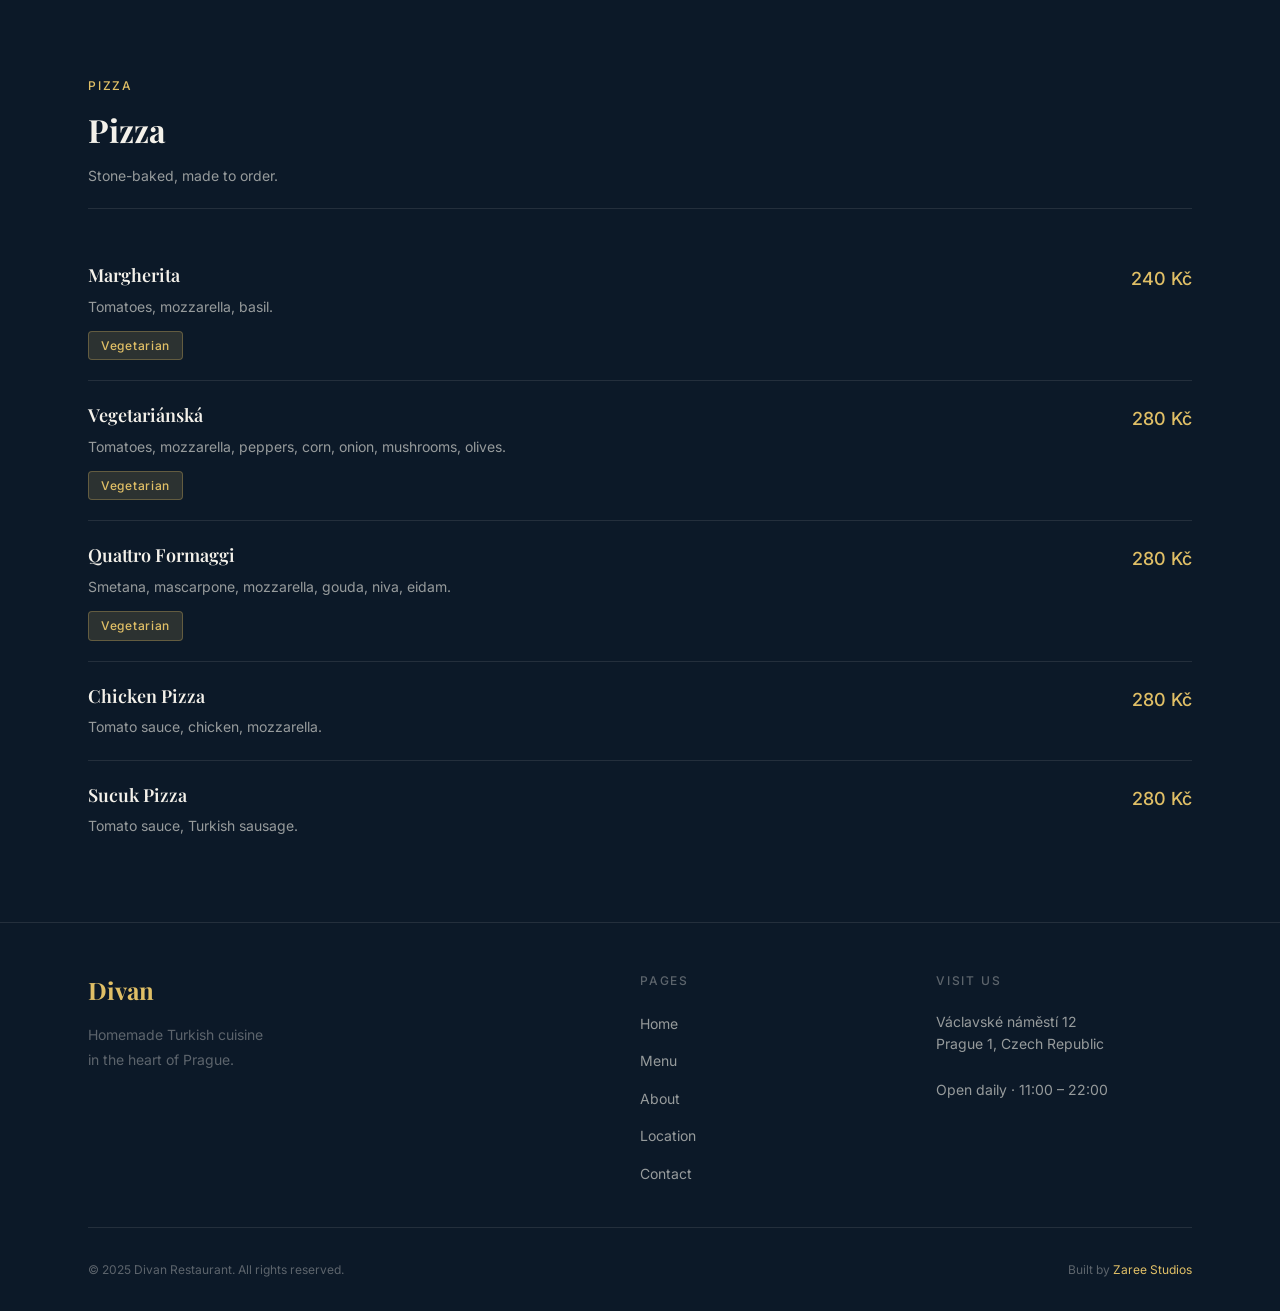
<file: menu.html>
<!DOCTYPE html>
<html lang="en">
<head>
  <meta charset="UTF-8" />
  <meta name="viewport" content="width=device-width, initial-scale=1.0" />
  <meta name="description" content="Divan Restaurant menu — authentic Turkish cuisine made fresh daily in Prague. Soups, salads, döner, grill, pide, breakfast, desserts and more." />

  <title>Menu — Divan Restaurant Prague</title>

  <!-- <link rel="icon" type="image/svg+xml" href="assets/images/favicon.svg" /> -->

  <link rel="stylesheet" href="assets/css/style.css" />
</head>
<body>

  <!-- ===== NAV ===== -->
  <header class="site-nav" role="banner">
    <div class="container">
      <nav class="site-nav__inner" aria-label="Main navigation">

        <a href="index.html" class="site-nav__logo" aria-label="Divan Restaurant — Home">
          <span class="site-nav__logo-text">Divan</span>
        </a>

        <ul class="site-nav__links" role="list">
          <li><a href="index.html"    class="site-nav__link">Home</a></li>
          <li><a href="menu.html"     class="site-nav__link" aria-current="page">Menu</a></li>
          <li><a href="about.html"    class="site-nav__link">About</a></li>
          <li><a href="index.html#location" class="site-nav__link">Location</a></li>
          <li><a href="contact.html"  class="site-nav__link">Contact</a></li>
        </ul>

        <a href="contact.html" class="btn btn--secondary site-nav__cta">
          Reserve a Table
        </a>

        <button
          class="site-nav__hamburger"
          aria-label="Open navigation menu"
          aria-expanded="false"
          aria-controls="mobile-drawer"
        >
          <span class="site-nav__hamburger-bar"></span>
          <span class="site-nav__hamburger-bar"></span>
          <span class="site-nav__hamburger-bar"></span>
        </button>

      </nav>
    </div>
  </header>

  <!-- ===== MOBILE DRAWER ===== -->
  <div class="nav-backdrop" aria-hidden="true"></div>

  <nav id="mobile-drawer" class="nav-drawer" aria-label="Mobile navigation">
    <ul class="nav-drawer__links" role="list">
      <li><a href="index.html"    class="nav-drawer__link">Home</a></li>
      <li><a href="menu.html"     class="nav-drawer__link" aria-current="page">Menu</a></li>
      <li><a href="about.html"    class="nav-drawer__link">About</a></li>
      <li><a href="index.html#location" class="nav-drawer__link">Location</a></li>
      <li><a href="contact.html"  class="nav-drawer__link">Contact</a></li>
    </ul>
    <div class="nav-drawer__cta">
      <a href="contact.html" class="btn btn--primary">Reserve a Table</a>
    </div>
  </nav>


  <!-- ===== MAIN ===== -->
  <main id="main-content">

    <!-- ===== PAGE HERO ===== -->
    <section class="page-hero" aria-labelledby="menu-hero-heading">
      <div class="container">
        <div class="page-hero__content">
          <p class="eyebrow">Divan Restaurant</p>
          <h1 class="page-hero__title" id="menu-hero-heading">
            Our Menu
          </h1>
          <p class="page-hero__description">
            Every dish is made fresh, every day — from recipes passed
            down through generations of Turkish home cooking.
          </p>
        </div>
      </div>
    </section>
    <!-- /PAGE HERO -->


    <!-- ===== STICKY CATEGORY TABS ===== -->
    <!--
      Tabs mirror the section order on the physical menu exactly.
      JS below handles:
      1. Highlighting the active tab as you scroll past each section
      2. Smooth-scrolling to the section when a tab is clicked
      3. Horizontal scroll on mobile so all tabs stay accessible
    -->
    <div class="menu-tabs" role="navigation" aria-label="Menu categories">
      <div class="menu-tabs__inner">
        <button class="menu-tabs__tab is-active" data-target="soups">Soups</button>
        <button class="menu-tabs__tab" data-target="salads">Salads</button>
        <button class="menu-tabs__tab" data-target="doner">Steak Döner</button>
        <button class="menu-tabs__tab" data-target="appetizers">Appetizers</button>
        <button class="menu-tabs__tab" data-target="sides">Sides</button>
        <button class="menu-tabs__tab" data-target="grill">Grill</button>
        <button class="menu-tabs__tab" data-target="chicken-grill">Chicken</button>
        <button class="menu-tabs__tab" data-target="mix-grill">Mix Grill</button>
        <button class="menu-tabs__tab" data-target="pide">Pide</button>
        <button class="menu-tabs__tab" data-target="breakfast">Breakfast</button>
        <button class="menu-tabs__tab" data-target="drinks">Drinks</button>
        <button class="menu-tabs__tab" data-target="desserts">Desserts</button>
        <button class="menu-tabs__tab" data-target="vegetarian">Vegetarian</button>
        <button class="menu-tabs__tab" data-target="pizza">Pizza</button>
      </div>
    </div>


    <!-- ===== MENU CONTENT ===== -->
    <section class="menu-content" aria-label="Full menu">
      <div class="container">


        <!-- ── SOUPS ── -->
        <div class="menu-category" id="soups">
          <header class="menu-category__header">
            <p class="eyebrow">Polévky</p>
            <h2 class="menu-category__title">Soups</h2>
            <p class="menu-category__description">
              Warm and nourishing — the right way to start.
            </p>
          </header>

          <ul class="menu-list" role="list">

            <li class="menu-item reveal">
              <div class="menu-item__info">
                <h3 class="menu-item__name">Mercimek</h3>
                <p class="menu-item__description">
                  Lentil soup with vegetables and spices.
                </p>
              </div>
              <span class="menu-item__price">90 Kč</span>
            </li>

          </ul>
        </div>
        <!-- /SOUPS -->


        <!-- ── SALADS ── -->
        <div class="menu-category" id="salads">
          <header class="menu-category__header">
            <p class="eyebrow">Saláty</p>
            <h2 class="menu-category__title">Salads</h2>
            <p class="menu-category__description">
              Fresh, simply dressed, made to share or start.
            </p>
          </header>

          <ul class="menu-list" role="list">

            <li class="menu-item reveal">
              <div class="menu-item__info">
                <h3 class="menu-item__name">Gavurdağı</h3>
                <p class="menu-item__description">
                  Tomatoes, cucumber, onion, peppers, olive oil,
                  pomegranate dressing, lemon, walnuts.
                </p>
              </div>
              <span class="menu-item__price">150 Kč</span>
            </li>

            <li class="menu-item reveal">
              <div class="menu-item__info">
                <h3 class="menu-item__name">Karışık Salata</h3>
                <p class="menu-item__description">
                  Mixed vegetables, tomatoes, cucumber, carrot,
                  peppers, olive oil, lemon, spices.
                </p>
              </div>
              <span class="menu-item__price">120 Kč</span>
            </li>

            <li class="menu-item reveal">
              <div class="menu-item__info">
                <h3 class="menu-item__name">Karışık Peynirli Salata</h3>
                <p class="menu-item__description">
                  Mixed salad with fresh vegetables, cheese, olive oil, lemon.
                </p>
              </div>
              <span class="menu-item__price">140 Kč</span>
            </li>

            <li class="menu-item reveal">
              <div class="menu-item__info">
                <h3 class="menu-item__name">Çoban Salatası</h3>
                <p class="menu-item__description">
                  Tomatoes, cucumber, peppers, onion, parsley, olive oil, spices.
                </p>
              </div>
              <span class="menu-item__price">120 Kč</span>
            </li>

          </ul>
        </div>
        <!-- /SALADS -->


        <!-- ── STEAK DÖNER ── -->
        <div class="menu-category" id="doner">
          <header class="menu-category__header">
            <p class="eyebrow">Steak Döner</p>
            <h2 class="menu-category__title">Steak Döner</h2>
            <p class="menu-category__description">
              Beef steak döner — served your way.
            </p>
          </header>

          <ul class="menu-list" role="list">

            <li class="menu-item reveal">
              <div class="menu-item__info">
                <h3 class="menu-item__name">Sendviç</h3>
                <p class="menu-item__description">
                  Beef steak döner (90 g) with fresh vegetables and homemade sauce.
                </p>
              </div>
              <span class="menu-item__price">190 Kč</span>
            </li>

            <li class="menu-item reveal">
              <div class="menu-item__info">
                <h3 class="menu-item__name">Dürüm</h3>
                <p class="menu-item__description">
                  Beef steak döner (100 g) in wrap with vegetables and sauce.
                </p>
              </div>
              <span class="menu-item__price">230 Kč</span>
            </li>

            <li class="menu-item reveal">
              <div class="menu-item__info">
                <h3 class="menu-item__name">Porce</h3>
                <p class="menu-item__description">
                  Beef steak döner (130 g) with bread, salad and sauce.
                </p>
              </div>
              <span class="menu-item__price">270 Kč</span>
            </li>

            <li class="menu-item reveal">
              <div class="menu-item__info">
                <h3 class="menu-item__name">S Rýží</h3>
                <p class="menu-item__description">
                  Beef steak döner with rice, salad and bread.
                </p>
              </div>
              <span class="menu-item__price">290 Kč</span>
            </li>

            <li class="menu-item reveal">
              <div class="menu-item__info">
                <h3 class="menu-item__name">S Hranolkami</h3>
                <p class="menu-item__description">
                  Beef steak döner with fries, salad and sauce.
                </p>
              </div>
              <span class="menu-item__price">270 Kč</span>
            </li>

            <li class="menu-item reveal">
              <div class="menu-item__info">
                <h3 class="menu-item__name">İskender</h3>
                <p class="menu-item__description">
                  Beef steak döner with tomato sauce, yogurt, butter and bread.
                </p>
                <div class="menu-item__tags">
                  <span class="badge badge--signature">Signature</span>
                </div>
              </div>
              <span class="menu-item__price">350 Kč</span>
            </li>

          </ul>
        </div>
        <!-- /STEAK DÖNER -->


        <!-- ── APPETIZERS ── -->
        <div class="menu-category" id="appetizers">
          <header class="menu-category__header">
            <p class="eyebrow">Předkrmy</p>
            <h2 class="menu-category__title">Appetizers</h2>
            <p class="menu-category__description">
              Order a few and share — the Turkish way.
            </p>
          </header>

          <ul class="menu-list" role="list">

            <li class="menu-item reveal">
              <div class="menu-item__info">
                <h3 class="menu-item__name">Çiğ Köfte</h3>
                <p class="menu-item__description">
                  Spiced bulgur with vegetables and herbs, served with salad.
                </p>
                <div class="menu-item__tags">
                  <span class="badge badge--vegan">Vegan</span>
                </div>
              </div>
              <span class="menu-item__price">150 Kč</span>
            </li>

            <li class="menu-item reveal">
              <div class="menu-item__info">
                <h3 class="menu-item__name">Karışık Meze Tabağı</h3>
                <p class="menu-item__description">
                  Selection of traditional dips and spreads, served with bread.
                </p>
              </div>
              <span class="menu-item__price">350 Kč</span>
            </li>

            <li class="menu-item reveal">
              <div class="menu-item__info">
                <h3 class="menu-item__name">Hummus</h3>
                <p class="menu-item__description">
                  Chickpeas, tahini, olive oil, lemon, garlic.
                </p>
                <div class="menu-item__tags">
                  <span class="badge badge--vegan">Vegan</span>
                </div>
              </div>
              <span class="menu-item__price">100 Kč</span>
            </li>

            <li class="menu-item reveal">
              <div class="menu-item__info">
                <h3 class="menu-item__name">Haydari</h3>
                <p class="menu-item__description">
                  Yogurt with garlic, mint and olive oil.
                </p>
                <div class="menu-item__tags">
                  <span class="badge badge--vegetarian">Vegetarian</span>
                </div>
              </div>
              <span class="menu-item__price">100 Kč</span>
            </li>

            <li class="menu-item reveal">
              <div class="menu-item__info">
                <h3 class="menu-item__name">Yaprak Sarma</h3>
                <p class="menu-item__description">
                  Vine leaves stuffed with rice and herbs.
                </p>
                <div class="menu-item__tags">
                  <span class="badge badge--vegan">Vegan</span>
                </div>
              </div>
              <span class="menu-item__price">120 Kč</span>
            </li>

            <li class="menu-item reveal">
              <div class="menu-item__info">
                <h3 class="menu-item__name">Acılı Ezme</h3>
                <p class="menu-item__description">
                  Spicy vegetable and tomato dip.
                </p>
                <div class="menu-item__tags">
                  <span class="badge badge--vegan">Vegan</span>
                </div>
              </div>
              <span class="menu-item__price">100 Kč</span>
            </li>

            <li class="menu-item reveal">
              <div class="menu-item__info">
                <h3 class="menu-item__name">Cacık</h3>
                <p class="menu-item__description">
                  Yogurt with cucumber, garlic and mint.
                </p>
                <div class="menu-item__tags">
                  <span class="badge badge--vegetarian">Vegetarian</span>
                </div>
              </div>
              <span class="menu-item__price">100 Kč</span>
            </li>

            <li class="menu-item reveal">
              <div class="menu-item__info">
                <h3 class="menu-item__name">Lilek Salát</h3>
                <p class="menu-item__description">
                  Grilled eggplant salad with vegetables and olive oil.
                </p>
                <div class="menu-item__tags">
                  <span class="badge badge--vegan">Vegan</span>
                </div>
              </div>
              <span class="menu-item__price">140 Kč</span>
            </li>

            <li class="menu-item reveal">
              <div class="menu-item__info">
                <h3 class="menu-item__name">Fırında Kaşarlı Mantar</h3>
                <p class="menu-item__description">
                  Baked mushrooms with melted cheese.
                </p>
                <div class="menu-item__tags">
                  <span class="badge badge--vegetarian">Vegetarian</span>
                </div>
              </div>
              <span class="menu-item__price">150 Kč</span>
            </li>

          </ul>
        </div>
        <!-- /APPETIZERS -->


        <!-- ── SIDES ── -->
        <div class="menu-category" id="sides">
          <header class="menu-category__header">
            <p class="eyebrow">Přílohy</p>
            <h2 class="menu-category__title">Sides</h2>
            <p class="menu-category__description">
              Perfect companions to any main dish.
            </p>
          </header>

          <ul class="menu-list" role="list">

            <li class="menu-item reveal">
              <div class="menu-item__info">
                <h3 class="menu-item__name">Hranolky</h3>
                <p class="menu-item__description">French fries.</p>
              </div>
              <span class="menu-item__price">90 Kč</span>
            </li>

            <li class="menu-item reveal">
              <div class="menu-item__info">
                <h3 class="menu-item__name">Falafel</h3>
                <p class="menu-item__description">
                  Falafel with salad, hummus and fries.
                </p>
                <div class="menu-item__tags">
                  <span class="badge badge--vegan">Vegan</span>
                </div>
              </div>
              <span class="menu-item__price">200 Kč</span>
            </li>

            <li class="menu-item reveal">
              <div class="menu-item__info">
                <h3 class="menu-item__name">Bulgur</h3>
                <p class="menu-item__description">
                  Bulgur with vegetables and spices.
                </p>
                <div class="menu-item__tags">
                  <span class="badge badge--vegan">Vegan</span>
                </div>
              </div>
              <span class="menu-item__price">70 Kč</span>
            </li>

            <li class="menu-item reveal">
              <div class="menu-item__info">
                <h3 class="menu-item__name">Rýže</h3>
                <p class="menu-item__description">Steamed rice.</p>
                <div class="menu-item__tags">
                  <span class="badge badge--vegan">Vegan</span>
                </div>
              </div>
              <span class="menu-item__price">70 Kč</span>
            </li>

            <li class="menu-item reveal">
              <div class="menu-item__info">
                <h3 class="menu-item__name">Ekmek</h3>
                <p class="menu-item__description">Homemade bread.</p>
                <div class="menu-item__tags">
                  <span class="badge badge--vegan">Vegan</span>
                </div>
              </div>
              <span class="menu-item__price">30 Kč</span>
            </li>

            <li class="menu-item reveal">
              <div class="menu-item__info">
                <h3 class="menu-item__name">Börek Peynirli</h3>
                <p class="menu-item__description">
                  Pastry filled with cheese.
                </p>
                <div class="menu-item__tags">
                  <span class="badge badge--vegetarian">Vegetarian</span>
                </div>
              </div>
              <span class="menu-item__price">150 Kč</span>
            </li>

            <li class="menu-item reveal">
              <div class="menu-item__info">
                <h3 class="menu-item__name">Börek Kıymal</h3>
                <p class="menu-item__description">
                  Pastry filled with minced beef.
                </p>
              </div>
              <span class="menu-item__price">180 Kč</span>
            </li>

            <li class="menu-item reveal">
              <div class="menu-item__info">
                <h3 class="menu-item__name">Börek Špenátový</h3>
                <p class="menu-item__description">
                  Pastry filled with spinach.
                </p>
                <div class="menu-item__tags">
                  <span class="badge badge--vegetarian">Vegetarian</span>
                </div>
              </div>
              <span class="menu-item__price">140 Kč</span>
            </li>

          </ul>
        </div>
        <!-- /SIDES -->


        <!-- ── GRILL ── -->
        <div class="menu-category" id="grill">
          <header class="menu-category__header">
            <p class="eyebrow">Gril</p>
            <h2 class="menu-category__title">Grill</h2>
            <p class="menu-category__description">
              Slow-flame, charcoal-kissed — the heart of Turkish cooking.
            </p>
          </header>

          <ul class="menu-list" role="list">

            <li class="menu-item reveal">
              <div class="menu-item__info">
                <h3 class="menu-item__name">Adana</h3>
                <p class="menu-item__description">
                  Spicy minced lamb grilled kebab.
                </p>
              </div>
              <span class="menu-item__price">350 Kč</span>
            </li>

            <li class="menu-item reveal">
              <div class="menu-item__info">
                <h3 class="menu-item__name">Urfa</h3>
                <p class="menu-item__description">
                  Mild minced lamb grilled kebab.
                </p>
              </div>
              <span class="menu-item__price">350 Kč</span>
            </li>

            <li class="menu-item reveal">
              <div class="menu-item__info">
                <h3 class="menu-item__name">Beyti Sarma</h3>
                <p class="menu-item__description">
                  Minced meat wrapped in flatbread with yogurt and sauce.
                </p>
              </div>
              <span class="menu-item__price">380 Kč</span>
            </li>

            <li class="menu-item reveal">
              <div class="menu-item__info">
                <h3 class="menu-item__name">Grill Köfte</h3>
                <p class="menu-item__description">
                  Grilled beef meatballs.
                </p>
              </div>
              <span class="menu-item__price">280 Kč</span>
            </li>

            <li class="menu-item reveal">
              <div class="menu-item__info">
                <h3 class="menu-item__name">Kuzu Şiş</h3>
                <p class="menu-item__description">
                  Lamb skewers.
                </p>
              </div>
              <span class="menu-item__price">390 Kč</span>
            </li>

            <li class="menu-item reveal">
              <div class="menu-item__info">
                <h3 class="menu-item__name">Kuzu Pirzola</h3>
                <p class="menu-item__description">
                  Grilled lamb chops.
                </p>
              </div>
              <span class="menu-item__price">500 Kč</span>
            </li>

          </ul>
        </div>
        <!-- /GRILL -->


        <!-- ── CHICKEN GRILL ── -->
        <div class="menu-category" id="chicken-grill">
          <header class="menu-category__header">
            <p class="eyebrow">Kuřecí Speciality</p>
            <h2 class="menu-category__title">Chicken Grill</h2>
            <p class="menu-category__description">
              Marinated and grilled to order.
            </p>
          </header>

          <ul class="menu-list" role="list">

            <li class="menu-item reveal">
              <div class="menu-item__info">
                <h3 class="menu-item__name">Tavuk Şiş</h3>
                <p class="menu-item__description">
                  Chicken skewer with salad, bread and side of choice.
                </p>
              </div>
              <span class="menu-item__price">290 Kč</span>
            </li>

            <li class="menu-item reveal">
              <div class="menu-item__info">
                <h3 class="menu-item__name">Tavuk Göğsü Izgara</h3>
                <p class="menu-item__description">
                  Grilled chicken breast with salad and bread.
                </p>
              </div>
              <span class="menu-item__price">270 Kč</span>
            </li>

            <li class="menu-item reveal">
              <div class="menu-item__info">
                <h3 class="menu-item__name">Tavuk Kanat</h3>
                <p class="menu-item__description">
                  Grilled chicken wings with salad and bread.
                </p>
              </div>
              <span class="menu-item__price">290 Kč</span>
            </li>

            <li class="menu-item reveal">
              <div class="menu-item__info">
                <h3 class="menu-item__name">Mix Tavuk Grill</h3>
                <p class="menu-item__description">
                  Mixed chicken grill with salad and bread.
                </p>
              </div>
              <span class="menu-item__price">420 Kč</span>
            </li>

          </ul>
        </div>
        <!-- /CHICKEN GRILL -->


        <!-- ── MIX GRILL ── -->
        <div class="menu-category" id="mix-grill">
          <header class="menu-category__header">
            <p class="eyebrow">Mix Gril</p>
            <h2 class="menu-category__title">Mix Grill</h2>
            <p class="menu-category__description">
              A feast for the table — meat, vegetables, bread and sides.
            </p>
          </header>

          <ul class="menu-list" role="list">

            <li class="menu-item reveal">
              <div class="menu-item__info">
                <h3 class="menu-item__name">Mix Grill (1 osoba)</h3>
                <p class="menu-item__description">
                  Selection of meats, vegetables, bread and side. For 1 person.
                </p>
              </div>
              <span class="menu-item__price">600 Kč</span>
            </li>

            <li class="menu-item reveal">
              <div class="menu-item__info">
                <h3 class="menu-item__name">Mix Grill (2 osoby)</h3>
                <p class="menu-item__description">
                  For 2 persons, mixed grilled meats.
                </p>
              </div>
              <span class="menu-item__price">1 150 Kč</span>
            </li>

            <li class="menu-item reveal">
              <div class="menu-item__info">
                <h3 class="menu-item__name">Mix Grill (4 osoby)</h3>
                <p class="menu-item__description">
                  For 4 persons, large mixed grill.
                </p>
              </div>
              <span class="menu-item__price">2 300 Kč</span>
            </li>

          </ul>
        </div>
        <!-- /MIX GRILL -->


        <!-- ── PIDE (TURECKÁ PIZZA) ── -->
        <div class="menu-category" id="pide">
          <header class="menu-category__header">
            <p class="eyebrow">Turecká Pizza</p>
            <h2 class="menu-category__title">Pide</h2>
            <p class="menu-category__description">
              Traditional Turkish flatbreads, boat-shaped and baked fresh.
            </p>
          </header>

          <ul class="menu-list" role="list">

            <li class="menu-item reveal">
              <div class="menu-item__info">
                <h3 class="menu-item__name">Pide se Sýrem</h3>
                <p class="menu-item__description">
                  Flatbread with cheese.
                </p>
                <div class="menu-item__tags">
                  <span class="badge badge--vegetarian">Vegetarian</span>
                </div>
              </div>
              <span class="menu-item__price">200 Kč</span>
            </li>

            <li class="menu-item reveal">
              <div class="menu-item__info">
                <h3 class="menu-item__name">Pide s Masem</h3>
                <p class="menu-item__description">
                  Flatbread with minced meat and spices.
                </p>
              </div>
              <span class="menu-item__price">230 Kč</span>
            </li>

            <li class="menu-item reveal">
              <div class="menu-item__info">
                <h3 class="menu-item__name">Pide Sucuk &amp; Sýr</h3>
                <p class="menu-item__description">
                  Flatbread with Turkish sausage and cheese.
                </p>
              </div>
              <span class="menu-item__price">220 Kč</span>
            </li>

            <li class="menu-item reveal">
              <div class="menu-item__info">
                <h3 class="menu-item__name">Lahmacun</h3>
                <p class="menu-item__description">
                  Thin flatbread with minced meat and vegetables.
                </p>
              </div>
              <span class="menu-item__price">140 Kč</span>
            </li>

            <li class="menu-item reveal">
              <div class="menu-item__info">
                <h3 class="menu-item__name">Vegetariánský Pide</h3>
                <p class="menu-item__description">
                  Flatbread with vegetables and cheese.
                </p>
                <div class="menu-item__tags">
                  <span class="badge badge--vegetarian">Vegetarian</span>
                </div>
              </div>
              <span class="menu-item__price">200 Kč</span>
            </li>

            <li class="menu-item reveal">
              <div class="menu-item__info">
                <h3 class="menu-item__name">Divan Chef Special</h3>
                <p class="menu-item__description">
                  Lamb, vegetables and spices.
                </p>
                <div class="menu-item__tags">
                  <span class="badge badge--signature">Signature</span>
                </div>
              </div>
              <span class="menu-item__price">340 Kč</span>
            </li>

          </ul>
        </div>
        <!-- /PIDE -->


        <!-- ── BREAKFAST ── -->
        <div class="menu-category" id="breakfast">
          <header class="menu-category__header">
            <p class="eyebrow">Snídaně</p>
            <h2 class="menu-category__title">Breakfast</h2>
            <p class="menu-category__description">
              A Turkish breakfast is a celebration — start yours here.
            </p>
          </header>

          <ul class="menu-list" role="list">

            <li class="menu-item reveal">
              <div class="menu-item__info">
                <h3 class="menu-item__name">Menemen</h3>
                <p class="menu-item__description">
                  Eggs with tomatoes, peppers and spices.
                </p>
                <div class="menu-item__tags">
                  <span class="badge badge--vegetarian">Vegetarian</span>
                </div>
              </div>
              <span class="menu-item__price">295 Kč</span>
            </li>

            <li class="menu-item reveal">
              <div class="menu-item__info">
                <h3 class="menu-item__name">Vejce se Sucukem</h3>
                <p class="menu-item__description">
                  Eggs with Turkish sausage.
                </p>
              </div>
              <span class="menu-item__price">265 Kč</span>
            </li>

            <li class="menu-item reveal">
              <div class="menu-item__info">
                <h3 class="menu-item__name">Omeleta</h3>
                <p class="menu-item__description">
                  Omelette with bread.
                </p>
                <div class="menu-item__tags">
                  <span class="badge badge--vegetarian">Vegetarian</span>
                </div>
              </div>
              <span class="menu-item__price">200 Kč</span>
            </li>

            <li class="menu-item reveal">
              <div class="menu-item__info">
                <h3 class="menu-item__name">Omeleta se Sýrem</h3>
                <p class="menu-item__description">
                  Cheese omelette.
                </p>
                <div class="menu-item__tags">
                  <span class="badge badge--vegetarian">Vegetarian</span>
                </div>
              </div>
              <span class="menu-item__price">220 Kč</span>
            </li>

            <li class="menu-item reveal">
              <div class="menu-item__info">
                <h3 class="menu-item__name">Sahanda Yumurta</h3>
                <p class="menu-item__description">
                  Eggs fried in pan with cheese.
                </p>
                <div class="menu-item__tags">
                  <span class="badge badge--vegetarian">Vegetarian</span>
                </div>
              </div>
              <span class="menu-item__price">200 Kč</span>
            </li>

            <li class="menu-item reveal">
              <div class="menu-item__info">
                <h3 class="menu-item__name">Kahvaltı Tabağı</h3>
                <p class="menu-item__description">
                  Breakfast plate with cheese, olives, vegetables and bread.
                </p>
                <div class="menu-item__tags">
                  <span class="badge badge--vegetarian">Vegetarian</span>
                </div>
              </div>
              <span class="menu-item__price">180 Kč</span>
            </li>

            <li class="menu-item reveal">
              <div class="menu-item__info">
                <h3 class="menu-item__name">Serpme Tabak</h3>
                <p class="menu-item__description">
                  Jam, tomatoes, cucumber, olives, cheese, eggs, honey, butter, pekmez, tahini.
                </p>
                <div class="menu-item__tags">
                  <span class="badge badge--vegetarian">Vegetarian</span>
                  <span class="badge badge--signature">Signature</span>
                </div>
              </div>
              <span class="menu-item__price">350 Kč</span>
            </li>

          </ul>
        </div>
        <!-- /BREAKFAST -->


        <!-- ── DRINKS ── -->
        <div class="menu-category" id="drinks">
          <header class="menu-category__header">
            <p class="eyebrow">Nápoje</p>
            <h2 class="menu-category__title">Drinks</h2>
            <p class="menu-category__description">
              From yogurt drinks to soft classics.
            </p>
          </header>

          <ul class="menu-list" role="list">

            <li class="menu-item reveal">
              <div class="menu-item__info">
                <h3 class="menu-item__name">Voda</h3>
                <p class="menu-item__description">Still water.</p>
              </div>
              <span class="menu-item__price">50 Kč</span>
            </li>

            <li class="menu-item reveal">
              <div class="menu-item__info">
                <h3 class="menu-item__name">Cappy Pomeranč / Kinley Tonic</h3>
                <p class="menu-item__description">
                  Soft drinks.
                </p>
              </div>
              <span class="menu-item__price">70 Kč</span>
            </li>

            <li class="menu-item reveal">
              <div class="menu-item__info">
                <h3 class="menu-item__name">Ayran</h3>
                <p class="menu-item__description">
                  Yogurt drink.
                </p>
                <div class="menu-item__tags">
                  <span class="badge badge--vegetarian">Vegetarian</span>
                </div>
              </div>
              <span class="menu-item__price">60 Kč</span>
            </li>

            <li class="menu-item reveal">
              <div class="menu-item__info">
                <h3 class="menu-item__name">Şalgam</h3>
                <p class="menu-item__description">
                  Fermented turnip juice.
                </p>
                <div class="menu-item__tags">
                  <span class="badge badge--vegan">Vegan</span>
                </div>
              </div>
              <span class="menu-item__price">80 Kč</span>
            </li>

            <li class="menu-item reveal">
              <div class="menu-item__info">
                <h3 class="menu-item__name">Cola / Fanta</h3>
                <p class="menu-item__description">
                  Soft drinks.
                </p>
              </div>
              <span class="menu-item__price">70 Kč</span>
            </li>

          </ul>
        </div>
        <!-- /DRINKS -->


        <!-- ── DESSERTS ── -->
        <div class="menu-category" id="desserts">
          <header class="menu-category__header">
            <p class="eyebrow">Sladkosti</p>
            <h2 class="menu-category__title">Desserts</h2>
            <p class="menu-category__description">
              Sweet endings — made the traditional way.
            </p>
          </header>

          <ul class="menu-list" role="list">

            <li class="menu-item reveal">
              <div class="menu-item__info">
                <h3 class="menu-item__name">Sütlaç</h3>
                <p class="menu-item__description">
                  Rice pudding.
                </p>
                <div class="menu-item__tags">
                  <span class="badge badge--vegetarian">Vegetarian</span>
                </div>
              </div>
              <span class="menu-item__price">120 Kč</span>
            </li>

            <li class="menu-item reveal">
              <div class="menu-item__info">
                <h3 class="menu-item__name">Künefe</h3>
                <p class="menu-item__description">
                  Cheese dessert with syrup and pistachio.
                </p>
                <div class="menu-item__tags">
                  <span class="badge badge--vegetarian">Vegetarian</span>
                  <span class="badge badge--signature">Signature</span>
                </div>
              </div>
              <span class="menu-item__price">200 Kč</span>
            </li>

            <li class="menu-item reveal">
              <div class="menu-item__info">
                <h3 class="menu-item__name">Baklava (4 kusy)</h3>
                <p class="menu-item__description">
                  4 pieces of baklava.
                </p>
                <div class="menu-item__tags">
                  <span class="badge badge--vegetarian">Vegetarian</span>
                </div>
              </div>
              <span class="menu-item__price">200 Kč</span>
            </li>

            <li class="menu-item reveal">
              <div class="menu-item__info">
                <h3 class="menu-item__name">Kadayıf</h3>
                <p class="menu-item__description">
                  Kataifi with pistachio and syrup.
                </p>
                <div class="menu-item__tags">
                  <span class="badge badge--vegetarian">Vegetarian</span>
                </div>
              </div>
              <span class="menu-item__price">180 Kč</span>
            </li>

            <li class="menu-item reveal">
              <div class="menu-item__info">
                <h3 class="menu-item__name">Katmer</h3>
                <p class="menu-item__description">
                  Dessert with cream, syrup and pistachio.
                </p>
                <div class="menu-item__tags">
                  <span class="badge badge--vegetarian">Vegetarian</span>
                </div>
              </div>
              <span class="menu-item__price">200 Kč</span>
            </li>

          </ul>
        </div>
        <!-- /DESSERTS -->


        <!-- ── VEGETARIAN ── -->
        <div class="menu-category" id="vegetarian">
          <header class="menu-category__header">
            <p class="eyebrow">Vegetariánské</p>
            <h2 class="menu-category__title">Vegetarian</h2>
            <p class="menu-category__description">
              Plant-forward dishes, full of flavour.
            </p>
          </header>

          <ul class="menu-list" role="list">

            <li class="menu-item reveal">
              <div class="menu-item__info">
                <h3 class="menu-item__name">Grilovaná Zelenina</h3>
                <p class="menu-item__description">
                  Grilled vegetables: eggplant, zucchini, peppers, mushrooms, onion.
                </p>
                <div class="menu-item__tags">
                  <span class="badge badge--vegan">Vegan</span>
                </div>
              </div>
              <span class="menu-item__price">240 Kč</span>
            </li>

          </ul>
        </div>
        <!-- /VEGETARIAN -->


        <!-- ── PIZZA ── -->
        <div class="menu-category" id="pizza">
          <header class="menu-category__header">
            <p class="eyebrow">Pizza</p>
            <h2 class="menu-category__title">Pizza</h2>
            <p class="menu-category__description">
              Stone-baked, made to order.
            </p>
          </header>

          <ul class="menu-list" role="list">

            <li class="menu-item reveal">
              <div class="menu-item__info">
                <h3 class="menu-item__name">Margherita</h3>
                <p class="menu-item__description">
                  Tomatoes, mozzarella, basil.
                </p>
                <div class="menu-item__tags">
                  <span class="badge badge--vegetarian">Vegetarian</span>
                </div>
              </div>
              <span class="menu-item__price">240 Kč</span>
            </li>

            <li class="menu-item reveal">
              <div class="menu-item__info">
                <h3 class="menu-item__name">Vegetariánská</h3>
                <p class="menu-item__description">
                  Tomatoes, mozzarella, peppers, corn, onion, mushrooms, olives.
                </p>
                <div class="menu-item__tags">
                  <span class="badge badge--vegetarian">Vegetarian</span>
                </div>
              </div>
              <span class="menu-item__price">280 Kč</span>
            </li>

            <li class="menu-item reveal">
              <div class="menu-item__info">
                <h3 class="menu-item__name">Quattro Formaggi</h3>
                <p class="menu-item__description">
                  Smetana, mascarpone, mozzarella, gouda, niva, eidam.
                </p>
                <div class="menu-item__tags">
                  <span class="badge badge--vegetarian">Vegetarian</span>
                </div>
              </div>
              <span class="menu-item__price">280 Kč</span>
            </li>

            <li class="menu-item reveal">
              <div class="menu-item__info">
                <h3 class="menu-item__name">Chicken Pizza</h3>
                <p class="menu-item__description">
                  Tomato sauce, chicken, mozzarella.
                </p>
              </div>
              <span class="menu-item__price">280 Kč</span>
            </li>

            <li class="menu-item reveal">
              <div class="menu-item__info">
                <h3 class="menu-item__name">Sucuk Pizza</h3>
                <p class="menu-item__description">
                  Tomato sauce, Turkish sausage.
                </p>
              </div>
              <span class="menu-item__price">280 Kč</span>
            </li>

          </ul>
        </div>
        <!-- /PIZZA -->


      </div>
    </section>
    <!-- /MENU CONTENT -->

  </main>


  <!-- ===== FOOTER ===== -->
  <footer class="site-footer" role="contentinfo">
    <div class="container">

      <div class="site-footer__grid">

        <div class="site-footer__brand">
          <p class="site-footer__brand-name">Divan</p>
          <p class="site-footer__brand-tagline">
            Homemade Turkish cuisine<br>in the heart of Prague.
          </p>
        </div>

        <nav aria-label="Footer navigation">
          <p class="site-footer__nav-title">Pages</p>
          <ul class="site-footer__nav-links" role="list">
            <li><a href="index.html"    class="site-footer__nav-link">Home</a></li>
            <li><a href="menu.html"     class="site-footer__nav-link">Menu</a></li>
            <li><a href="about.html"    class="site-footer__nav-link">About</a></li>
            <li><a href="index.html#location" class="site-footer__nav-link">Location</a></li>
            <li><a href="contact.html"  class="site-footer__nav-link">Contact</a></li>
          </ul>
        </nav>

        <div>
          <p class="site-footer__nav-title">Visit Us</p>
          <ul class="site-footer__nav-links" role="list">
            <li style="color: var(--color-text-secondary); font-size: var(--text-sm);">
              Václavské náměstí 12<br>Prague 1, Czech Republic
            </li>
            <li style="color: var(--color-text-secondary); font-size: var(--text-sm); margin-top: var(--space-3);">
              Open daily · 11:00 – 22:00
            </li>
          </ul>
        </div>

      </div>

      <div class="site-footer__bottom">
        <p>© 2025 Divan Restaurant. All rights reserved.</p>
        <p class="site-footer__credit">
          Built by <a href="#" target="_blank" rel="noopener">Zaree Studios</a>
        </p>
      </div>

    </div>
  </footer>

  <script src="assets/js/main.js" defer></script>

  <!--
    MENU PAGE — Sticky tab highlighting on scroll + horizontal tab scroll.
    Page-specific JS kept inline so main.js stays generic.
  -->
  <script>
  (function () {
    'use strict';

    const initMenuTabs = () => {
      const tabs       = document.querySelectorAll('.menu-tabs__tab');
      const categories = document.querySelectorAll('.menu-category');
      if (!tabs.length || !categories.length) return;

      // ── Click: smooth-scroll to section with nav + tabs offset ──
      tabs.forEach(tab => {
        tab.addEventListener('click', () => {
          const targetId = tab.getAttribute('data-target');
          const target   = document.getElementById(targetId);
          if (!target) return;

          const navHeight  = document.querySelector('.site-nav')?.offsetHeight  || 68;
          const tabsHeight = document.querySelector('.menu-tabs')?.offsetHeight || 48;
          const offset     = navHeight + tabsHeight + 16;

          const top = target.getBoundingClientRect().top + window.scrollY - offset;
          window.scrollTo({ top, behavior: 'smooth' });
        });
      });

      // ── Scroll: highlight active tab and scroll it into view ──
      const setActiveTab = (id) => {
        tabs.forEach(tab => {
          const isActive = tab.getAttribute('data-target') === id;
          tab.classList.toggle('is-active', isActive);

          // Keep active tab visible inside the horizontally-scrolling strip
          if (isActive) {
            tab.scrollIntoView({ behavior: 'smooth', block: 'nearest', inline: 'center' });
          }
        });
      };

      const observer = new IntersectionObserver(
        (entries) => {
          entries.forEach(entry => {
            if (entry.isIntersecting) {
              setActiveTab(entry.target.id);
            }
          });
        },
        {
          // Trigger when section enters the upper-middle of the viewport
          rootMargin: '-30% 0px -60% 0px',
          threshold: 0
        }
      );

      categories.forEach(cat => observer.observe(cat));
    };

    document.addEventListener('DOMContentLoaded', initMenuTabs);
  })();
  </script>

</body>
</html>
</file>
<file: assets/css/style.css>
/* ============================================================
   DIVAN RESTAURANT — Shared Stylesheet
   Zaree Studios · style.css
   All pages link to this file.
   ============================================================ */

/* ===== GOOGLE FONTS ===== */
@import url('https://fonts.googleapis.com/css2?family=Playfair+Display:ital,wght@0,400;0,600;0,700;1,400;1,600&family=Inter:wght@300;400;500;600&display=swap');

/* ===== CSS CUSTOM PROPERTIES ===== */
:root {
  /* --- Colors --- */
  --color-background:       #0c1928;
  --color-background-soft:  #101f33;
  --color-background-card:  #112236;
  --color-background-card-hover: #132840;
  --color-accent:           #e0bf66;
  --color-accent-hover:     #cca94f;
  --color-accent-muted:     rgba(224, 191, 102, 0.15);
  --color-text-primary:     #F4F1EA;
  --color-text-secondary:   rgba(244, 241, 234, 0.60);
  --color-text-muted:       rgba(244, 241, 234, 0.35);
  --color-border:           rgba(244, 241, 234, 0.10);
  --color-border-accent:    rgba(224, 191, 102, 0.30);
  --color-overlay:          rgba(12, 25, 40, 0.55);
  --color-overlay-hero:     rgba(12, 25, 40, 0.45);

  /* --- Typography --- */
  --font-display:  'Playfair Display', Georgia, serif;
  --font-body:     'Inter', system-ui, sans-serif;

  --text-xs:   0.75rem;    /* 12px */
  --text-sm:   0.875rem;   /* 14px */
  --text-base: 1rem;       /* 16px */
  --text-md:   1.125rem;   /* 18px */
  --text-lg:   1.25rem;    /* 20px */
  --text-xl:   1.5rem;     /* 24px */
  --text-2xl:  2rem;       /* 32px */
  --text-3xl:  2.5rem;     /* 40px */
  --text-4xl:  3.25rem;    /* 52px */
  --text-5xl:  4rem;       /* 64px */

  --leading-tight:  1.15;
  --leading-snug:   1.35;
  --leading-normal: 1.6;
  --leading-loose:  1.8;

  --tracking-wide:  0.08em;
  --tracking-wider: 0.15em;

  /* --- Spacing --- */
  --space-1:  0.25rem;
  --space-2:  0.5rem;
  --space-3:  0.75rem;
  --space-4:  1rem;
  --space-5:  1.25rem;
  --space-6:  1.5rem;
  --space-8:  2rem;
  --space-10: 2.5rem;
  --space-12: 3rem;
  --space-16: 4rem;
  --space-20: 5rem;
  --space-24: 6rem;
  --space-32: 8rem;

  /* --- Layout --- */
  --container-max:    1200px;
  --container-narrow: 760px;
  --container-pad:    var(--space-6);

  /* --- Borders & Radius --- */
  --radius-sm:   4px;
  --radius-md:   8px;
  --radius-lg:   12px;
  --radius-xl:   20px;
  --radius-full: 9999px;

  /* --- Shadows --- */
  --shadow-card:  0 4px 24px rgba(0, 0, 0, 0.35);
  --shadow-hover: 0 8px 40px rgba(0, 0, 0, 0.50);
  --shadow-glow:  0 0 32px rgba(224, 191, 102, 0.12);

  /* --- Transitions --- */
  --transition-fast:   150ms ease;
  --transition-base:   250ms ease;
  --transition-slow:   400ms ease;
  --transition-drawer: 380ms cubic-bezier(0.4, 0, 0.2, 1);

  /* --- Z-index scale --- */
  --z-base:    1;
  --z-overlay: 100;
  --z-nav:     200;
  --z-drawer:  300;
}

/* ===== RESET & BASE ===== */
*,
*::before,
*::after {
  box-sizing: border-box;
  margin: 0;
  padding: 0;
}

html {
  scroll-behavior: smooth;
  -webkit-text-size-adjust: 100%;
}

body {
  background-color: var(--color-background);
  color: var(--color-text-primary);
  font-family: var(--font-body);
  font-size: var(--text-base);
  line-height: var(--leading-normal);
  -webkit-font-smoothing: antialiased;
  overflow-x: hidden;
}

img,
video {
  max-width: 100%;
  display: block;
}

a {
  color: inherit;
  text-decoration: none;
}

ul, ol {
  list-style: none;
}

button {
  cursor: pointer;
  font-family: inherit;
  border: none;
  background: none;
}

/* ===== FOCUS STATES (Accessibility) ===== */
:focus-visible {
  outline: 2px solid var(--color-accent);
  outline-offset: 3px;
  border-radius: var(--radius-sm);
}

/* ===== LAYOUT UTILITIES ===== */
.container {
  width: 100%;
  max-width: var(--container-max);
  margin-inline: auto;
  padding-inline: var(--container-pad);
}

.container--narrow {
  max-width: var(--container-narrow);
}

/* ===== TYPOGRAPHY UTILITIES ===== */
.eyebrow {
  font-family: var(--font-body);
  font-size: var(--text-xs);
  font-weight: 500;
  letter-spacing: var(--tracking-wider);
  text-transform: uppercase;
  color: var(--color-accent);
}

.section-title {
  font-family: var(--font-display);
  font-size: var(--text-3xl);
  font-weight: 700;
  line-height: var(--leading-tight);
  color: var(--color-text-primary);
}

.section-subtitle {
  font-size: var(--text-base);
  color: var(--color-text-secondary);
  line-height: var(--leading-loose);
  max-width: 520px;
}

/* ===== BUTTON COMPONENTS ===== */
.btn {
  display: inline-flex;
  align-items: center;
  gap: var(--space-2);
  padding: var(--space-3) var(--space-6);
  font-family: var(--font-body);
  font-size: var(--text-sm);
  font-weight: 500;
  letter-spacing: 0.04em;
  border-radius: var(--radius-sm);
  transition: background-color var(--transition-base),
              color var(--transition-base),
              border-color var(--transition-base),
              transform var(--transition-fast),
              box-shadow var(--transition-base);
  white-space: nowrap;
}

.btn:active {
  transform: translateY(1px);
}

/* Primary — gold filled */
.btn--primary {
  background-color: var(--color-accent);
  color: var(--color-background);
  border: 1.5px solid var(--color-accent);
}

.btn--primary:hover {
  background-color: var(--color-accent-hover);
  border-color: var(--color-accent-hover);
  box-shadow: 0 4px 20px rgba(224, 191, 102, 0.25);
}

/* Secondary — ghost/outlined */
.btn--secondary {
  background-color: transparent;
  color: var(--color-text-primary);
  border: 1.5px solid rgba(244, 241, 234, 0.45);
}

.btn--secondary:hover {
  border-color: var(--color-accent);
  color: var(--color-accent);
}

/* Text link style */
.btn--link {
  padding: 0;
  color: var(--color-accent);
  font-size: var(--text-sm);
  font-weight: 500;
  letter-spacing: 0.04em;
  gap: var(--space-2);
  border-bottom: 1px solid transparent;
  border-radius: 0;
  transition: border-color var(--transition-base), gap var(--transition-base);
}

.btn--link:hover {
  border-bottom-color: var(--color-accent);
  gap: var(--space-3);
}

/* ===== DIVIDER ===== */
.divider {
  width: 40px;
  height: 1.5px;
  background-color: var(--color-accent);
  border: none;
  margin-block: var(--space-4);
}

/* ===== BADGE / TAG ===== */
.badge {
  display: inline-block;
  padding: var(--space-1) var(--space-3);
  font-size: var(--text-xs);
  font-weight: 500;
  letter-spacing: 0.06em;
  border: 1px solid var(--color-border-accent);
  border-radius: var(--radius-sm);
  color: var(--color-accent);
  background-color: var(--color-accent-muted);
}

/* ===== SECTION SPACING ===== */
.section {
  padding-block: var(--space-20);
}

.section--sm {
  padding-block: var(--space-12);
}

.section--lg {
  padding-block: var(--space-32);
}

/* ===== NAV ===== */
.site-nav {
  position: fixed;
  top: 0;
  left: 0;
  right: 0;
  z-index: var(--z-nav);
  padding-block: var(--space-5);
  transition: background-color var(--transition-slow),
              padding var(--transition-slow),
              box-shadow var(--transition-slow);
}

/* Scrolled state — added via JS */
.site-nav.is-scrolled {
  background-color: rgba(12, 25, 40, 0.96);
  backdrop-filter: blur(12px);
  -webkit-backdrop-filter: blur(12px);
  padding-block: var(--space-4);
  box-shadow: 0 1px 0 var(--color-border);
}

.site-nav__inner {
  display: flex;
  align-items: center;
  justify-content: space-between;
  gap: var(--space-8);
}

/* Logo */
.site-nav__logo {
  display: flex;
  align-items: center;
  flex-shrink: 0;
}

.site-nav__logo img {
  height: 36px;
  width: auto;
}

.site-nav__logo-text {
  font-family: var(--font-display);
  font-size: var(--text-xl);
  font-weight: 700;
  color: var(--color-accent);
  letter-spacing: 0.04em;
}

/* Desktop links */
.site-nav__links {
  display: none; /* hidden on mobile */
  align-items: center;
  gap: var(--space-8);
}

.site-nav__link {
  font-size: var(--text-sm);
  font-weight: 400;
  color: var(--color-text-secondary);
  letter-spacing: 0.03em;
  transition: color var(--transition-base);
  position: relative;
}

.site-nav__link::after {
  content: '';
  position: absolute;
  bottom: -3px;
  left: 0;
  width: 0;
  height: 1px;
  background-color: var(--color-accent);
  transition: width var(--transition-base);
}

.site-nav__link:hover,
.site-nav__link[aria-current="page"] {
  color: var(--color-text-primary);
}

.site-nav__link[aria-current="page"]::after,
.site-nav__link:hover::after {
  width: 100%;
}

/* Nav CTA (desktop) */
.site-nav__cta {
  display: none;
}

/* Hamburger button */
.site-nav__hamburger {
  display: flex;
  flex-direction: column;
  justify-content: center;
  gap: 5px;
  width: 36px;
  height: 36px;
  padding: var(--space-1);
  background: none;
  border: none;
  cursor: pointer;
  z-index: calc(var(--z-drawer) + 1);
  position: relative;
}

.site-nav__hamburger-bar {
  display: block;
  width: 100%;
  height: 1.5px;
  background-color: var(--color-text-primary);
  border-radius: var(--radius-full);
  transition: transform var(--transition-drawer),
              opacity var(--transition-base),
              width var(--transition-base);
  transform-origin: center;
}

/* Hamburger → X animation */
.site-nav__hamburger[aria-expanded="true"] .site-nav__hamburger-bar:nth-child(1) {
  transform: translateY(6.5px) rotate(45deg);
}

.site-nav__hamburger[aria-expanded="true"] .site-nav__hamburger-bar:nth-child(2) {
  opacity: 0;
  width: 0;
}

.site-nav__hamburger[aria-expanded="true"] .site-nav__hamburger-bar:nth-child(3) {
  transform: translateY(-6.5px) rotate(-45deg);
}

/* ===== MOBILE DRAWER ===== */
.nav-drawer {
  position: fixed;
  top: 0;
  right: 0;
  bottom: 0;
  width: min(320px, 85vw);
  background-color: var(--color-background-soft);
  z-index: var(--z-drawer);
  display: flex;
  flex-direction: column;
  padding: var(--space-24) var(--space-8) var(--space-12);
  transform: translateX(100%);
  transition: transform var(--transition-drawer);
  border-left: 1px solid var(--color-border);
  overflow-y: auto;
}

.nav-drawer.is-open {
  transform: translateX(0);
}

.nav-drawer__links {
  display: flex;
  flex-direction: column;
  gap: var(--space-2);
  margin-bottom: var(--space-10);
}

.nav-drawer__link {
  font-family: var(--font-display);
  font-size: var(--text-2xl);
  font-weight: 400;
  color: var(--color-text-secondary);
  padding-block: var(--space-3);
  border-bottom: 1px solid var(--color-border);
  transition: color var(--transition-base), padding-left var(--transition-base);
}

.nav-drawer__link:hover,
.nav-drawer__link[aria-current="page"] {
  color: var(--color-accent);
  padding-left: var(--space-3);
}

.nav-drawer__cta {
  margin-top: auto;
}

.nav-drawer__cta .btn {
  width: 100%;
  justify-content: center;
}

/* Drawer backdrop */
.nav-backdrop {
  position: fixed;
  inset: 0;
  background-color: rgba(12, 25, 40, 0.7);
  backdrop-filter: blur(4px);
  -webkit-backdrop-filter: blur(4px);
  z-index: calc(var(--z-drawer) - 1);
  opacity: 0;
  pointer-events: none;
  transition: opacity var(--transition-drawer);
}

.nav-backdrop.is-visible {
  opacity: 1;
  pointer-events: all;
}

/* ===== HERO ===== */
.hero {
  position: relative;
  min-height: 100svh;
  display: grid;
  place-items: center;
  overflow: hidden;
}

.hero__bg {
  position: absolute;
  inset: 0;
  z-index: 0;
}

.hero__bg img {
  width: 100%;
  height: 100%;
  object-fit: cover;
  object-position: center;
}

/* Dark gradient overlay */
.hero__bg::after {
  content: '';
  position: absolute;
  inset: 0;
  background: linear-gradient(
    to bottom,
    rgba(12, 25, 40, 0.30) 0%,
    rgba(12, 25, 40, 0.50) 50%,
    rgba(12, 25, 40, 0.75) 100%
  );
}

.hero__content {
  position: relative;
  z-index: 1;
  text-align: center;
  padding-block: var(--space-32) var(--space-20);
  display: flex;
  flex-direction: column;
  align-items: center;
  gap: var(--space-6);
}

.hero__eyebrow {
  display: flex;
  align-items: center;
  gap: var(--space-3);
  font-family: var(--font-body);
  font-size: var(--text-xs);
  font-weight: 400;
  letter-spacing: var(--tracking-wider);
  text-transform: uppercase;
  color: rgba(244, 241, 234, 0.65);
  animation: fadeInUp 0.8s ease both;
}

.hero__eyebrow-dot {
  width: 3px;
  height: 3px;
  border-radius: 50%;
  background-color: var(--color-accent);
  flex-shrink: 0;
}

.hero__title {
  font-family: var(--font-display);
  font-size: clamp(var(--text-3xl), 7vw, var(--text-5xl));
  font-weight: 700;
  line-height: var(--leading-tight);
  color: var(--color-text-primary);
  max-width: 14ch;
  animation: fadeInUp 0.8s 0.1s ease both;
}

/* Second line in accent color */
.hero__title em {
  font-style: italic;
  color: var(--color-accent);
}

.hero__subtitle {
  font-size: var(--text-base);
  color: rgba(244, 241, 234, 0.72);
  max-width: 44ch;
  line-height: var(--leading-loose);
  animation: fadeInUp 0.8s 0.2s ease both;
}

.hero__actions {
  display: flex;
  flex-wrap: wrap;
  justify-content: center;
  gap: var(--space-4);
  animation: fadeInUp 0.8s 0.3s ease both;
  margin-top: var(--space-2);
}

/* Scroll indicator */
.hero__scroll-hint {
  position: absolute;
  bottom: var(--space-8);
  left: 50%;
  transform: translateX(-50%);
  z-index: 1;
  display: flex;
  flex-direction: column;
  align-items: center;
  gap: var(--space-2);
  opacity: 0.45;
  animation: fadeIn 1.2s 0.8s ease both;
}

.hero__scroll-line {
  width: 1px;
  height: 40px;
  background: linear-gradient(to bottom, var(--color-text-primary), transparent);
  animation: scrollPulse 2s ease infinite;
}

/* ===== FEATURES STRIP ===== */
.features-strip {
  background-color: var(--color-background-soft);
  padding-block: 0;
}

.features-strip__grid {
  display: grid;
  gap: 50px;
  background-color: var(--color-background);
  padding: 50px;
}

.features-strip__item {
  position: relative;
  overflow: hidden;
  aspect-ratio: 3/2;
  background-color: var(--color-background-soft);
}

.features-strip__item img {
  width: 100%;
  height: 100%;
  object-fit: cover;
  transition: transform var(--transition-slow);
}

.features-strip__label {
  position: absolute;
  top: 0;
  height: 100%;
  width: 100%;
  display: flex;
  align-items: center;
  text-align: center;
  justify-content: center;
  padding: var(--space-4) var(--space-5);
  background: linear-gradient(to top, rgba(12, 25, 40, 0.90) 0%, transparent 100%);
  font-family: var(--font-body);
  font-size: var(--text-lg);
  font-weight: 800;
  color: var(--color-text-primary);
  letter-spacing: 0.02em;
}

/* ===== STORY / ABOUT SECTION ===== */
.story {
  background-color: var(--color-background-soft);
}

.story__grid {
  display: grid;
  grid-template-columns: 1fr;
  gap: var(--space-12);
  align-items: center;
}

.story__body {
  display: flex;
  flex-direction: column;
  gap: var(--space-5);
}

.story__text {
  font-size: var(--text-base);
  color: var(--color-text-secondary);
  line-height: var(--leading-loose);
  max-width: 52ch;
}

.story__image {
  position: relative;
  border-radius: var(--radius-lg);
  overflow: hidden;
  aspect-ratio: 4/3;
}

.story__image img {
  width: 100%;
  height: 100%;
  object-fit: cover;
}

/* Decorative border */
.story__image::before {
  content: '';
  position: absolute;
  inset: -1px;
  border-radius: var(--radius-lg);
  padding: 1px;
  background: linear-gradient(135deg, var(--color-border-accent), transparent 60%);
  z-index: 1;
  pointer-events: none;
}

@media (max-width: 640px) {
  .story__body {
    align-items: center;
    text-align: center;
  }
  
}

/* ===== FEATURED DISHES ===== */
.dishes {
  background-color: var(--color-background);
}

.dishes__header {
  text-align: center;
  display: flex;
  flex-direction: column;
  align-items: center;
  gap: var(--space-4);
  margin-bottom: var(--space-12);
}

.dishes__header .section-subtitle {
  text-align: center;
  margin-inline: auto;
}

.dishes__grid {
  display: grid;
  grid-template-columns: 1fr;
  gap: var(--space-6);
  margin-bottom: var(--space-10);
}

/* Dish Card */
.dish-card {
  background-color: var(--color-background-card);
  border-radius: var(--radius-lg);
  overflow: hidden;
  border: 1px solid var(--color-border);
  transition: transform var(--transition-base),
              box-shadow var(--transition-base),
              border-color var(--transition-base);
  display: flex;
  flex-direction: column;
}

.dish-card:hover {
  transform: translateY(-4px);
  box-shadow: var(--shadow-hover);
  border-color: var(--color-border-accent);
}

.dish-card__image {
  aspect-ratio: 16/9;
  overflow: hidden;
  background-color: rgba(255,255,255,0.04);
  position: relative;
}

.dish-card__image img {
  width: 100%;
  height: 100%;
  object-fit: cover;
  transition: transform var(--transition-slow);
}

.dish-card:hover .dish-card__image img {
  transform: scale(1.04);
}

/* Placeholder when no image */
.dish-card__image--placeholder {
  display: grid;
  place-items: center;
  color: var(--color-text-muted);
  font-size: var(--text-sm);
  letter-spacing: 0.1em;
}

.dish-card__body {
  padding: var(--space-6);
  display: flex;
  flex-direction: column;
  gap: var(--space-3);
  flex: 1;
}

.dish-card__title {
  font-family: var(--font-display);
  font-size: var(--text-lg);
  font-weight: 600;
  color: var(--color-text-primary);
  line-height: var(--leading-snug);
}

.dish-card__description {
  font-size: var(--text-sm);
  color: var(--color-text-secondary);
  line-height: var(--leading-loose);
  flex: 1;
}

.dish-card__footer {
  margin-top: var(--space-4);
  padding-top: var(--space-4);
  border-top: 1px solid var(--color-border);
}

.dishes__cta {
  text-align: center;
}

/* ===== LOCATION SECTION ===== */
.location {
  background-color: var(--color-background-soft);
}

.location__header {
  text-align: center;
  display: flex;
  flex-direction: column;
  align-items: center;
  gap: var(--space-4);
  margin-bottom: var(--space-12);
}

.location__grid {
  display: grid;
  grid-template-columns: 1fr;
  gap: var(--space-6);
  align-items: start;
}

.location__map {
  border-radius: var(--radius-lg);
  overflow: hidden;
  border: 1px solid var(--color-border);
  aspect-ratio: 4/3;
  background-color: var(--color-background-card);
}

.location__map iframe {
  width: 100%;
  height: 100%;
  border: none;
  display: block;
  filter: grayscale(20%) contrast(1.05);
}

.location__info {
  background-color: var(--color-background-card);
  border: 1px solid var(--color-border);
  border-radius: var(--radius-lg);
  padding: var(--space-8);
  display: flex;
  flex-direction: column;
  gap: var(--space-5);
}

.location__info-row {
  display: flex;
  align-items: flex-start;
  gap: var(--space-4);
}

.location__info-icon {
  width: 36px;
  height: 36px;
  border-radius: var(--radius-sm);
  background-color: var(--color-accent-muted);
  border: 1px solid var(--color-border-accent);
  display: grid;
  place-items: center;
  flex-shrink: 0;
  font-size: var(--text-base);
}

.location__info-label {
  font-size: var(--text-xs);
  color: var(--color-text-muted);
  letter-spacing: 0.08em;
  text-transform: uppercase;
  font-weight: 500;
  margin-bottom: var(--space-1);
}

.location__info-value {
  font-size: var(--text-sm);
  color: var(--color-text-primary);
  line-height: var(--leading-snug);
}

.location__directions {
  margin-top: var(--space-2);
}

.location__directions .btn {
  width: 100%;
  justify-content: center;
}

/* ===== FOOTER ===== */
.site-footer {
  background-color: var(--color-background);
  border-top: 1px solid var(--color-border);
  padding-block: var(--space-12) var(--space-8);
}

.site-footer__grid {
  display: grid;
  grid-template-columns: 1fr;
  gap: var(--space-10);
  margin-bottom: var(--space-10);
}

.site-footer__brand-name {
  font-family: var(--font-display);
  font-size: var(--text-xl);
  font-weight: 700;
  color: var(--color-accent);
  margin-bottom: var(--space-3);
}

.site-footer__brand-tagline {
  font-size: var(--text-sm);
  color: var(--color-text-muted);
  line-height: var(--leading-loose);
  max-width: 28ch;
}

.site-footer__nav-title {
  font-size: var(--text-xs);
  letter-spacing: var(--tracking-wider);
  text-transform: uppercase;
  color: var(--color-text-muted);
  font-weight: 500;
  margin-bottom: var(--space-5);
}

.site-footer__nav-links {
  display: flex;
  flex-direction: column;
  gap: var(--space-3);
}

.site-footer__nav-link {
  font-size: var(--text-sm);
  color: var(--color-text-secondary);
  transition: color var(--transition-base);
}

.site-footer__nav-link:hover {
  color: var(--color-accent);
}

.site-footer__bottom {
  display: flex;
  flex-direction: column;
  gap: var(--space-2);
  padding-top: var(--space-8);
  border-top: 1px solid var(--color-border);
  color: var(--color-text-muted);
  font-size: var(--text-xs);
}

.site-footer__credit {
  color: var(--color-text-muted);
}

.site-footer__credit a {
  color: var(--color-accent);
  transition: opacity var(--transition-base);
}

.site-footer__credit a:hover {
  opacity: 0.8;
}

/* ===== ANIMATIONS ===== */
@keyframes fadeInUp {
  from {
    opacity: 0;
    transform: translateY(20px);
  }
  to {
    opacity: 1;
    transform: translateY(0);
  }
}

@keyframes fadeIn {
  from { opacity: 0; }
  to   { opacity: 1; }
}

@keyframes scrollPulse {
  0%, 100% { transform: scaleY(1); opacity: 1; }
  50%       { transform: scaleY(0.6); opacity: 0.4; }
}


/* Scroll-reveal utility — JS adds .is-visible */
.reveal {
  opacity: 0;
  transform: translateY(28px);
  transition: opacity 0.65s ease, transform 0.65s ease;
}

.reveal.is-visible {
  opacity: 1;
  transform: translateY(0);
}

/* Stagger delays for child reveals */
.reveal--delay-1 { transition-delay: 0.10s; }
.reveal--delay-2 { transition-delay: 0.20s; }
.reveal--delay-3 { transition-delay: 0.30s; }

/* ===== MEDIA QUERIES ===== */

/* ── Tablet: 640px ── */
@media (min-width: 640px) {
  :root {
    --container-pad: var(--space-8);
  }

  .features-strip__grid {
    grid-template-columns: repeat(4, 1fr);
  }

  .dishes__grid {
    grid-template-columns: repeat(2, 1fr);
  }

  .site-footer__grid {
    grid-template-columns: repeat(2, 1fr);
  }

  .site-footer__bottom {
    flex-direction: row;
    justify-content: space-between;
    align-items: center;
  }
}

/* ── Desktop: 1024px ── */
@media (min-width: 1024px) {
  :root {
    --container-pad: var(--space-10);
  }

  /* Show desktop nav, hide hamburger */
  .site-nav__links {
    display: flex;
  }

  .site-nav__cta {
    display: inline-flex;
  }

  .site-nav__hamburger {
    display: none;
  }

  /* Story two-column */
  .story__grid {
    grid-template-columns: 1fr 1fr;
    gap: var(--space-16);
  }

  /* Dishes three-column */
  .dishes__grid {
    grid-template-columns: repeat(3, 1fr);
  }

  /* Location side-by-side */
  .location__grid {
    grid-template-columns: 1fr 1fr;
    gap: var(--space-8);
    align-items: stretch;
  }

  .location__map {
    aspect-ratio: auto;
    height: 100%;
    min-height: 380px;
  }

  /* Footer 3-col */
  .site-footer__grid {
    grid-template-columns: 2fr 1fr 1fr;
  }
}

/* ── Large desktop: 1280px ── */
@media (min-width: 1280px) {
  :root {
    --container-pad: var(--space-12);
  }
}


/* ============================================================
   ABOUT PAGE
   ============================================================ */

/* ===== PAGE HERO (shared — used on About, Menu, Contact) ===== */
.page-hero {
  position: relative;
  padding-block: var(--space-32) var(--space-20);
  display: flex;
  align-items: center;
  overflow: hidden;
  /* Subtle geometric pattern overlay */
  background-color: var(--color-background);
}

/* Diamond/crosshatch pattern */
.page-hero::before {
  content: '';
  position: absolute;
  inset: 0;
  opacity: 0.045;
  background-image:
    repeating-linear-gradient(45deg,  var(--color-accent) 0, var(--color-accent) 1px, transparent 0, transparent 50%),
    repeating-linear-gradient(-45deg, var(--color-accent) 0, var(--color-accent) 1px, transparent 0, transparent 50%);
  background-size: 24px 24px;
  pointer-events: none;
}

/* Radial accent glow */
.page-hero::after {
  content: '';
  position: absolute;
  inset: 0;
  background: radial-gradient(ellipse at 65% 50%, rgba(224, 191, 102, 0.07) 0%, transparent 65%);
  pointer-events: none;
}

.page-hero__content {
  position: relative;
  z-index: 1;
  display: flex;
  flex-direction: column;
  gap: var(--space-4);
  max-width: 640px;
}

.page-hero__title {
  font-family: var(--font-display);
  font-size: clamp(var(--text-3xl), 5vw, var(--text-4xl));
  font-weight: 700;
  line-height: var(--leading-tight);
  color: var(--color-text-primary);
  animation: fadeInUp 0.7s ease both;
}

.page-hero__title em {
  font-style: italic;
  color: var(--color-accent);
}

.page-hero__description {
  font-size: var(--text-base);
  color: var(--color-text-secondary);
  line-height: var(--leading-loose);
  max-width: 52ch;
  animation: fadeInUp 0.7s 0.1s ease both;
}

/* ===== ABOUT: VALUES STRIP ===== */
.about-values {
  background-color: var(--color-background-soft);
  border-top: 1px solid var(--color-border);
  border-bottom: 1px solid var(--color-border);
}

.about-values__grid {
  display: grid;
  grid-template-columns: repeat(2, 1fr);
  /* hairline dividers between cells */
  gap: 0;
}

.about-values__item {
  padding: var(--space-8) var(--space-6);
  border-right: 1px solid var(--color-border);
  border-bottom: 1px solid var(--color-border);
  display: flex;
  flex-direction: column;
  justify-content: space-between;
  gap: var(--space-3);
  transition: background-color var(--transition-base);
}

.about-values__item:hover {
  background-color: var(--color-accent-muted);
}

/* Remove right border from every 2nd item on mobile */
.about-values__item:nth-child(2n) {
  border-right: none;
}

/* Remove bottom border from last row */
.about-values__item:nth-last-child(-n+2) {
  border-bottom: none;
}

.about-values__icon {
  font-size: var(--text-xl);
  line-height: 1;
}

.about-values__title {
  font-family: var(--font-display);
  font-size: var(--text-md);
  font-weight: 600;
  color: var(--color-text-primary);
}

.about-values__text {
  font-size: var(--text-sm);
  color: var(--color-text-secondary);
  line-height: var(--leading-loose);
}

/* ===== ABOUT: STORY BODY ===== */
.about-story {
  background-color: var(--color-background);
}

.about-story__grid {
  display: grid;
  grid-template-columns: 1fr;
  gap: var(--space-12);
  align-items: start;
}

.about-story__body {
  display: flex;
  flex-direction: column;
  gap: var(--space-6);
}

.about-story__lead {
  font-family: var(--font-display);
  font-size: var(--text-xl);
  font-style: italic;
  color: var(--color-accent);
  line-height: var(--leading-snug);
}

.about-story__text {
  font-size: var(--text-base);
  color: var(--color-text-secondary);
  line-height: var(--leading-loose);
}

.about-story__images {
  display: grid;
  grid-template-columns: 1fr 1fr;
  gap: var(--space-4);
}

.about-story__image {
  border-radius: var(--radius-md);
  overflow: hidden;
  aspect-ratio: 3/4;
}

.about-story__image img {
  width: 100%;
  height: 100%;
  object-fit: cover;
  transition: transform var(--transition-slow);
}

.about-story__image:hover img {
  transform: scale(1.04);
}

/* Offset the second image downward for visual interest */
.about-story__image:nth-child(2) {
  margin-top: var(--space-8);
}

/* ===== ABOUT: TEAM / FOUNDERS ===== */
.about-founders {
  background-color: var(--color-background-soft);
}

.about-founders__header {
  display: flex;
  flex-direction: column;
  gap: var(--space-4);
  margin-bottom: var(--space-12);
}

.about-founders__grid {
  display: grid;
  grid-template-columns: 1fr;
  gap: var(--space-6);
}

.founder-card {
  display: grid;
  grid-template-columns: 80px 1fr;
  gap: var(--space-5);
  align-items: start;
  padding: var(--space-6);
  background-color: var(--color-background-card);
  border: 1px solid var(--color-border);
  border-radius: var(--radius-lg);
  transition: border-color var(--transition-base);
}

.founder-card:hover {
  border-color: var(--color-border-accent);
}

.founder-card__avatar {
  width: 80px;
  height: 80px;
  border-radius: var(--radius-md);
  overflow: hidden;
  background-color: var(--color-accent-muted);
  border: 1px solid var(--color-border-accent);
  flex-shrink: 0;
}

.founder-card__avatar img {
  width: 100%;
  height: 100%;
  object-fit: cover;
}

.founder-card__name {
  font-family: var(--font-display);
  font-size: var(--text-lg);
  font-weight: 600;
  color: var(--color-text-primary);
  margin-bottom: var(--space-1);
}

.founder-card__role {
  font-size: var(--text-xs);
  letter-spacing: var(--tracking-wide);
  text-transform: uppercase;
  color: var(--color-accent);
  margin-bottom: var(--space-3);
}

.founder-card__bio {
  font-size: var(--text-sm);
  color: var(--color-text-secondary);
  line-height: var(--leading-loose);
}

/* ===== ABOUT: CTA STRIP ===== */
.about-cta-strip {
  background-color: var(--color-background);
  border-top: 1px solid var(--color-border);
  padding-block: var(--space-16);
  text-align: center;
}

.about-cta-strip__title {
  font-family: var(--font-display);
  font-size: var(--text-2xl);
  font-weight: 700;
  color: var(--color-text-primary);
  margin-bottom: var(--space-4);
}

.about-cta-strip__sub {
  font-size: var(--text-base);
  color: var(--color-text-secondary);
  margin-bottom: var(--space-8);
  max-width: 42ch;
  margin-inline: auto;
  line-height: var(--leading-loose);
}

.about-cta-strip__actions {
  display: flex;
  flex-wrap: wrap;
  justify-content: center;
  gap: var(--space-4);
}

/* ===== ABOUT responsive ===== */
@media (min-width: 640px) {
  .about-founders__grid {
    grid-template-columns: repeat(2, 1fr);
  }
}

@media (min-width: 1024px) {
  .about-values__grid {
    grid-template-columns: repeat(4, 1fr);
  }

  /* Reset borders for 4-column layout */
  .about-values__item {
    border-bottom: none;
  }
  .about-values__item:nth-child(2n) {
    border-right: 1px solid var(--color-border);
  }
  .about-values__item:last-child {
    border-right: none;
  }

  .about-story__grid {
    grid-template-columns: 1fr 1fr;
    gap: var(--space-20);
    align-items: center;
  }
}


/* ============================================================
   MENU PAGE
   ============================================================ */

/* ===== MENU: CATEGORY TABS ===== */
.menu-tabs {
  background-color: var(--color-background-soft);
  border-bottom: 1px solid var(--color-border);
  position: sticky;
  top: 68px; /* clears the fixed nav */
  z-index: var(--z-base);
}

.menu-tabs__inner {
  display: flex;
  gap: 0;
  overflow-x: auto;
  scrollbar-width: none; /* Firefox */
  -ms-overflow-style: none;
  max-width: var(--container-max);
  margin-inline: auto;
  padding-inline: var(--container-pad);
}

.menu-tabs__inner::-webkit-scrollbar {
  display: none;
}

.menu-tabs__tab {
  flex-shrink: 0;
  padding: var(--space-4) var(--space-5);
  font-size: var(--text-xs);
  font-weight: 500;
  letter-spacing: var(--tracking-wide);
  text-transform: uppercase;
  color: var(--color-text-muted);
  border-bottom: 2px solid transparent;
  transition: color var(--transition-base), border-color var(--transition-base);
  cursor: pointer;
  white-space: nowrap;
  background: none;
  border-top: none;
  border-left: none;
  border-right: none;
}

.menu-tabs__tab:hover {
  color: var(--color-text-secondary);
}

.menu-tabs__tab.is-active {
  color: var(--color-accent);
  border-bottom-color: var(--color-accent);
}

/* ===== MENU: SECTION ===== */
.menu-content {
  background-color: var(--color-background);
  padding-block: var(--space-16);
}

.menu-category {
  margin-bottom: var(--space-16);
}

.menu-category:last-child {
  margin-bottom: 0;
}

.menu-category__header {
  display: flex;
  flex-direction: column;
  gap: var(--space-2);
  margin-bottom: var(--space-8);
  padding-bottom: var(--space-5);
  border-bottom: 1px solid var(--color-border);
}

.menu-category__title {
  font-family: var(--font-display);
  font-size: var(--text-2xl);
  font-weight: 700;
  color: var(--color-text-primary);
}

.menu-category__description {
  font-size: var(--text-sm);
  color: var(--color-text-secondary);
  line-height: var(--leading-loose);
}

/* ===== MENU: ITEM ROW ===== */
.menu-list {
  display: flex;
  flex-direction: column;
  gap: 0;
}

.menu-item {
  display: grid;
  grid-template-columns: 1fr auto;
  align-items: start;
  gap: var(--space-4);
  padding-block: var(--space-5);
  border-bottom: 1px solid var(--color-border);
  transition: background-color var(--transition-fast);
}

.menu-item:first-child {
  border-top: none;
}

.menu-item:last-child {
  border-bottom: none;
}

.menu-item:hover {
  background-color: rgba(224, 191, 102, 0.03);
}

.menu-item__name {
  font-family: var(--font-display);
  font-size: var(--text-md);
  font-weight: 600;
  color: var(--color-text-primary);
  margin-bottom: var(--space-1);
}

.menu-item__description {
  font-size: var(--text-sm);
  color: var(--color-text-secondary);
  line-height: var(--leading-loose);
  max-width: 55ch;
}

.menu-item__tags {
  display: flex;
  flex-wrap: wrap;
  gap: var(--space-2);
  margin-top: var(--space-3);
}

.menu-item__price {
  font-family: var(--font-body);
  font-size: var(--text-md);
  font-weight: 500;
  color: var(--color-accent);
  white-space: nowrap;
  padding-top: var(--space-1);
  text-align: right;
}

/* ===== MENU: Responsive ===== */
@media (min-width: 1024px) {
  .menu-tabs {
    top: 72px;
  }
}


/* ============================================================
   CONTACT / RESERVATIONS PAGE
   ============================================================ */

/* ===== CONTACT: LAYOUT ===== */
.contact-body {
  background-color: var(--color-background);
  padding-block: var(--space-16);
}

.contact-body__grid {
  display: grid;
  grid-template-columns: 1fr;
  gap: var(--space-12);
  align-items: start;
}

/* ===== CONTACT: FORM ===== */
.reservation-form {
  display: flex;
  flex-direction: column;
  gap: var(--space-5);
}

.reservation-form__title {
  font-family: var(--font-display);
  font-size: var(--text-2xl);
  font-weight: 700;
  color: var(--color-text-primary);
  margin-bottom: var(--space-2);
}

.form-group {
  display: flex;
  flex-direction: column;
  gap: var(--space-2);
}

.form-group--row {
  display: grid;
  grid-template-columns: 1fr 1fr;
  gap: var(--space-4);
}

.form-label {
  font-size: var(--text-xs);
  font-weight: 500;
  letter-spacing: var(--tracking-wide);
  text-transform: uppercase;
  color: var(--color-text-muted);
}

.form-input,
.form-select,
.form-textarea {
  width: 100%;
  background-color: rgba(255, 255, 255, 0.04);
  border: 1px solid var(--color-border);
  border-radius: var(--radius-sm);
  color: var(--color-text-primary);
  font-family: var(--font-body);
  font-size: var(--text-sm);
  padding: var(--space-3) var(--space-4);
  transition: border-color var(--transition-base), background-color var(--transition-base);
  outline: none;
  -webkit-appearance: none;
  appearance: none;
}

.form-input::placeholder,
.form-textarea::placeholder {
  color: var(--color-text-muted);
}

.form-input:focus,
.form-select:focus,
.form-textarea:focus {
  border-color: var(--color-accent);
  background-color: rgba(224, 191, 102, 0.04);
  outline: none;
}

/* Custom select arrow */
.form-select-wrapper {
  position: relative;
}

.form-select-wrapper::after {
  content: '';
  position: absolute;
  right: var(--space-4);
  top: 50%;
  transform: translateY(-50%);
  width: 0;
  height: 0;
  border-left: 4px solid transparent;
  border-right: 4px solid transparent;
  border-top: 5px solid var(--color-text-muted);
  pointer-events: none;
}

.form-select {
  cursor: pointer;
}

.form-select option {
  background-color: var(--color-background-soft);
  color: var(--color-text-primary);
}

.form-textarea {
  resize: vertical;
  min-height: 110px;
  line-height: var(--leading-loose);
}

.form-submit {
  margin-top: var(--space-2);
}

.form-submit .btn {
  width: 100%;
  justify-content: center;
  padding-block: var(--space-4);
}

/* Success / error states */
.form-message {
  padding: var(--space-4);
  border-radius: var(--radius-sm);
  font-size: var(--text-sm);
  line-height: var(--leading-snug);
  display: none;
}

.form-message--success {
  background-color: rgba(34, 197, 94, 0.10);
  border: 1px solid rgba(34, 197, 94, 0.25);
  color: #86efac;
}

.form-message--error {
  background-color: rgba(239, 68, 68, 0.10);
  border: 1px solid rgba(239, 68, 68, 0.25);
  color: #fca5a5;
}

.form-message.is-visible {
  display: block;
}

/* ===== CONTACT: SIDEBAR ===== */
.contact-sidebar {
  display: flex;
  flex-direction: column;
  gap: var(--space-6);
}

.contact-info-card {
  background-color: var(--color-background-card);
  border: 1px solid var(--color-border);
  border-radius: var(--radius-lg);
  padding: var(--space-8);
  display: flex;
  flex-direction: column;
  gap: var(--space-6);
}

.contact-info-card__title {
  font-family: var(--font-display);
  font-size: var(--text-lg);
  font-weight: 600;
  color: var(--color-text-primary);
  padding-bottom: var(--space-4);
  border-bottom: 1px solid var(--color-border);
}

.contact-detail {
  display: flex;
  gap: var(--space-4);
  align-items: flex-start;
}

.contact-detail__icon {
  width: 36px;
  height: 36px;
  border-radius: var(--radius-sm);
  background-color: var(--color-accent-muted);
  border: 1px solid var(--color-border-accent);
  display: grid;
  place-items: center;
  flex-shrink: 0;
  font-size: var(--text-base);
}

.contact-detail__label {
  font-size: var(--text-xs);
  letter-spacing: var(--tracking-wide);
  text-transform: uppercase;
  color: var(--color-text-muted);
  font-weight: 500;
  margin-bottom: var(--space-1);
}

.contact-detail__value {
  font-size: var(--text-sm);
  color: var(--color-text-primary);
  line-height: var(--leading-snug);
}

.contact-detail__value a {
  color: var(--color-text-primary);
  transition: color var(--transition-base);
}

.contact-detail__value a:hover {
  color: var(--color-accent);
}

/* Map in sidebar */
.contact-map {
  border-radius: var(--radius-lg);
  overflow: hidden;
  border: 1px solid var(--color-border);
  aspect-ratio: 4/3;
}

.contact-map iframe {
  width: 100%;
  height: 100%;
  border: none;
  display: block;
  filter: grayscale(20%) contrast(1.05);
}

/* ===== CONTACT: Responsive ===== */
@media (min-width: 1024px) {
  .contact-body__grid {
    grid-template-columns: 1.1fr 0.9fr;
    gap: var(--space-16);
  }

  .form-submit .btn {
    width: auto;
  }
}
</file>
